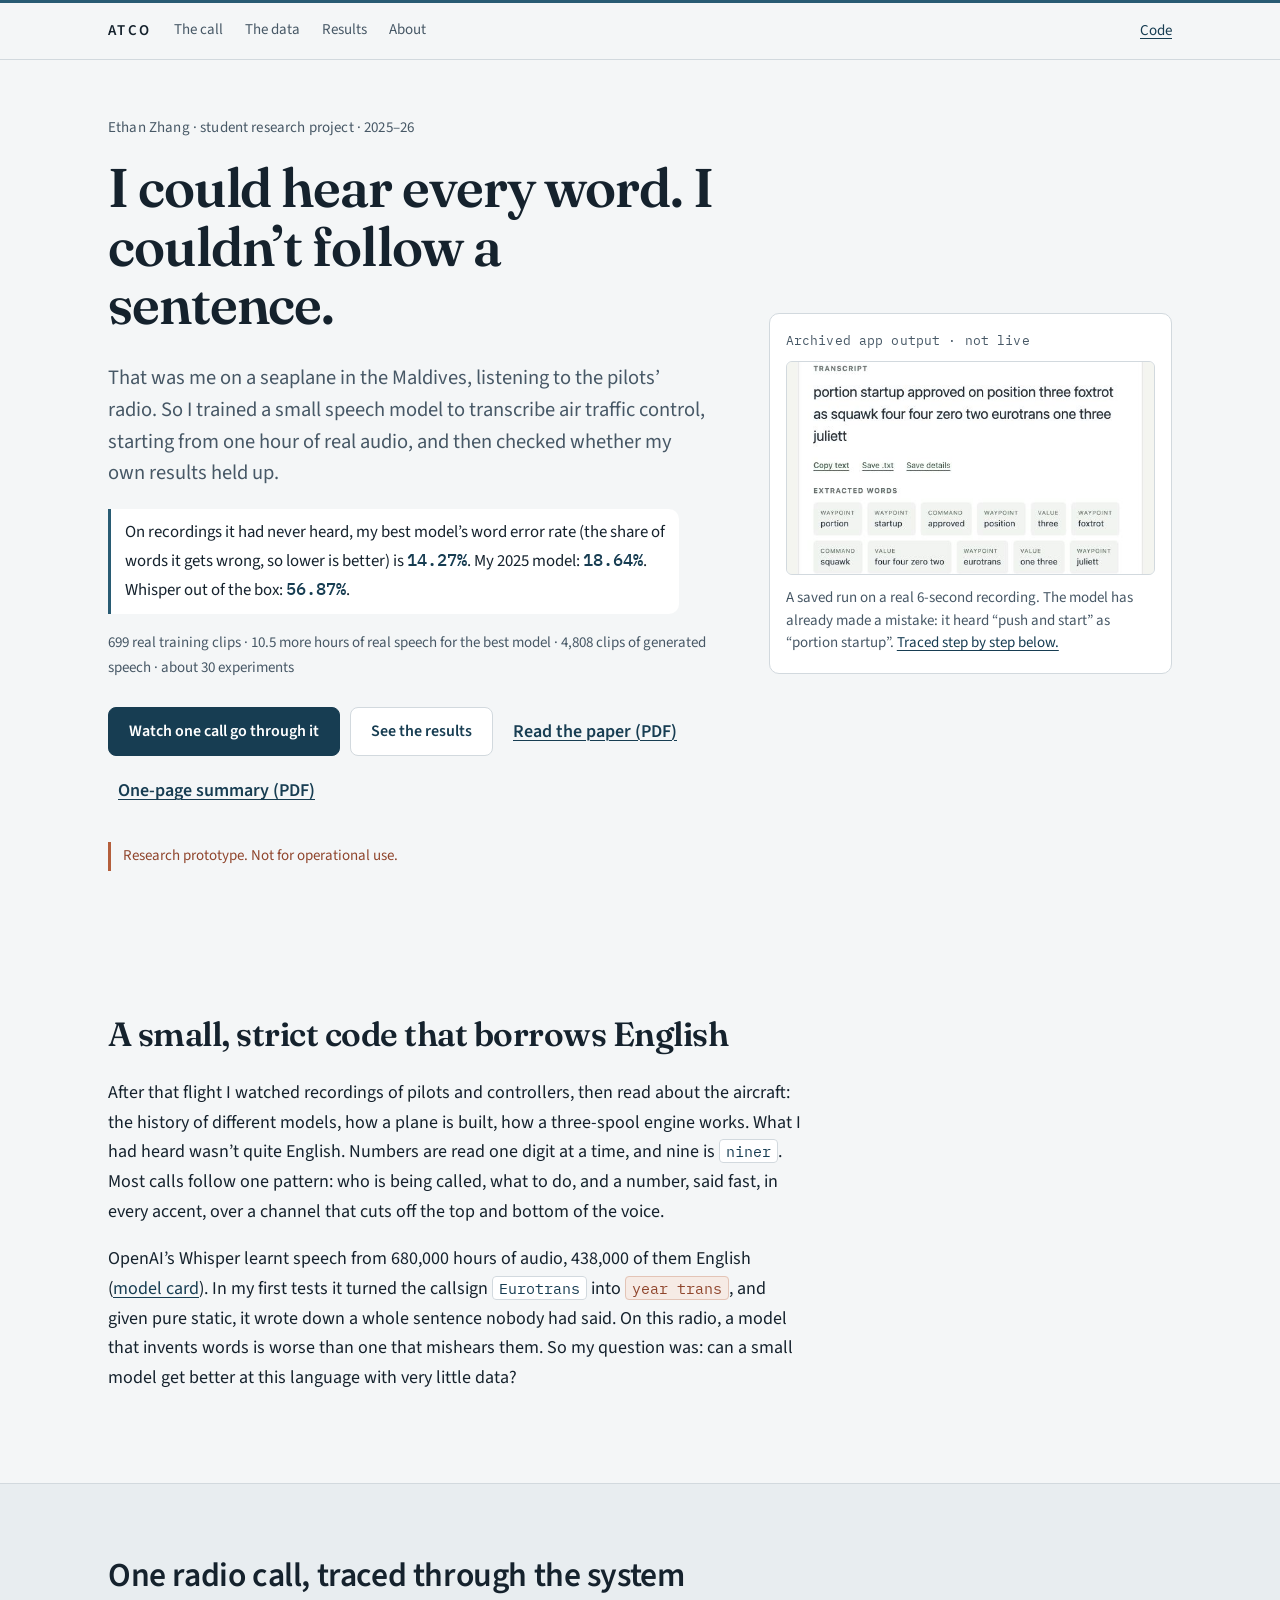
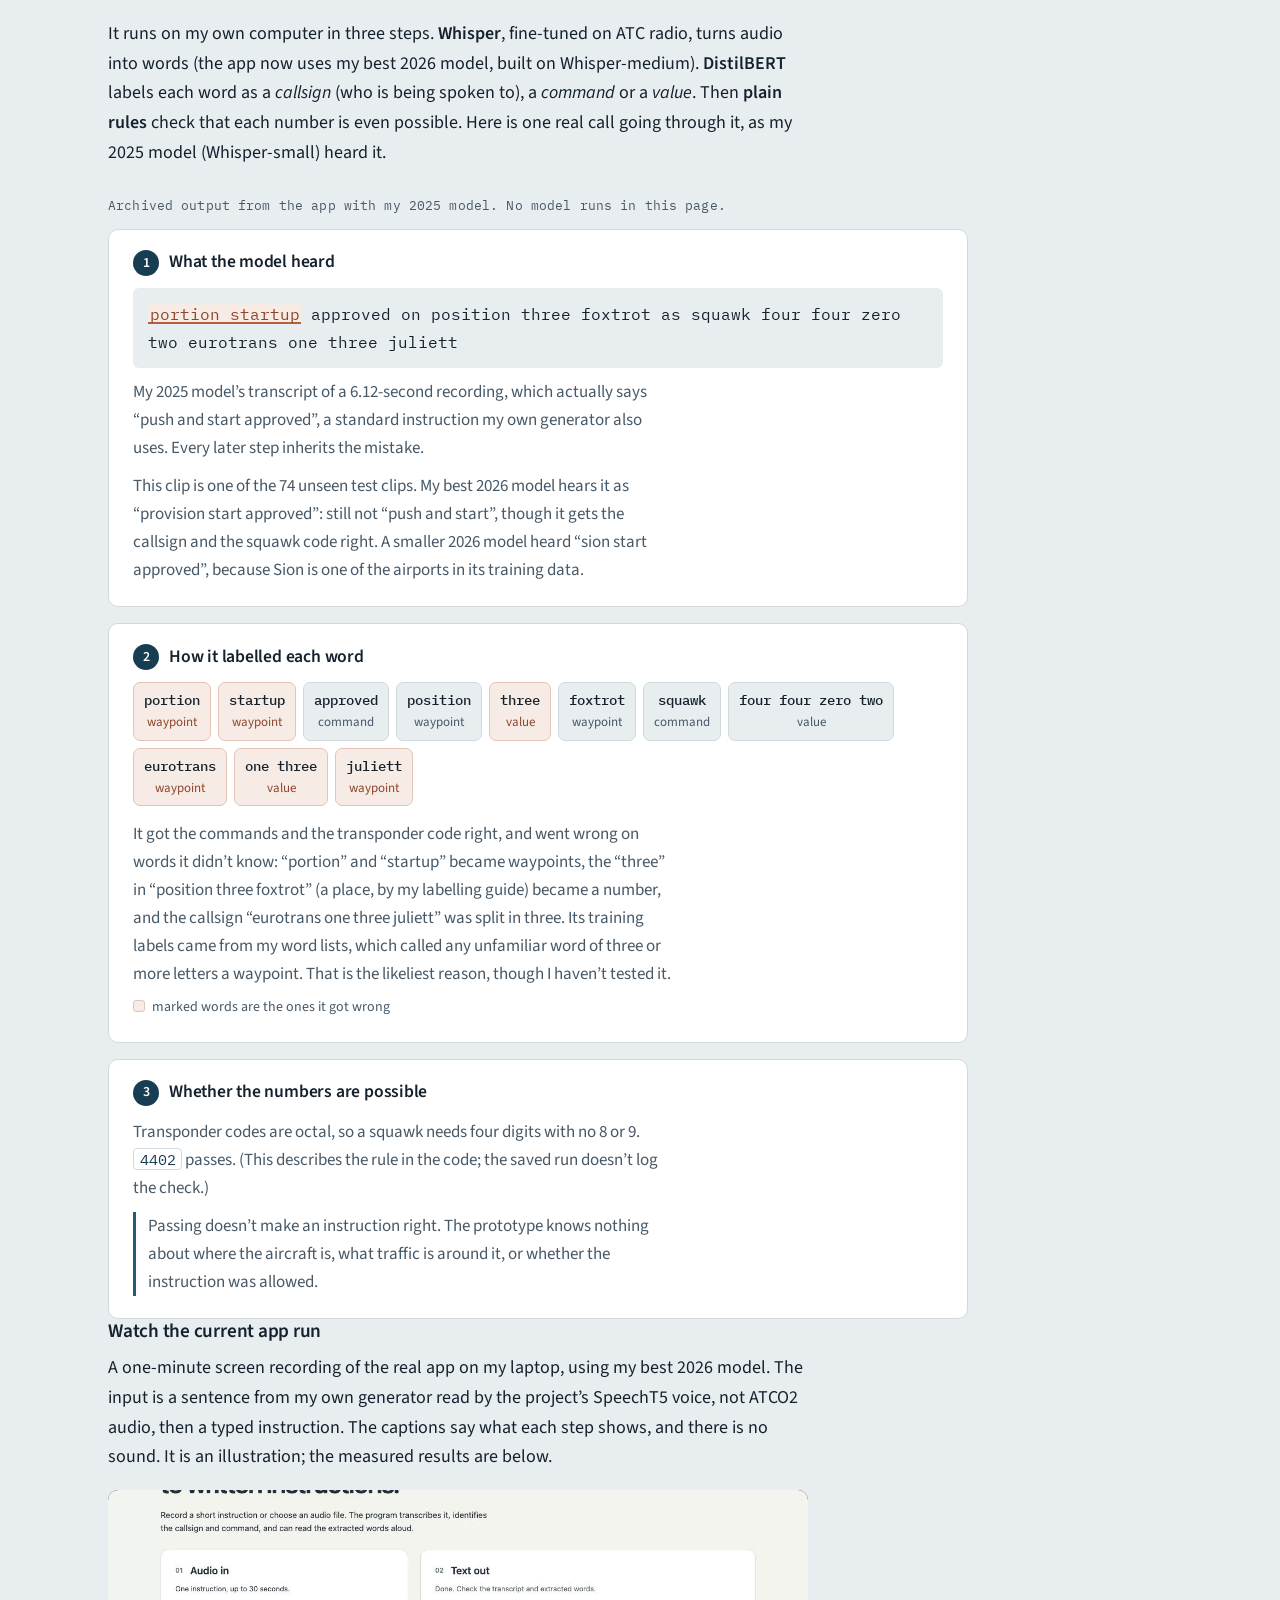
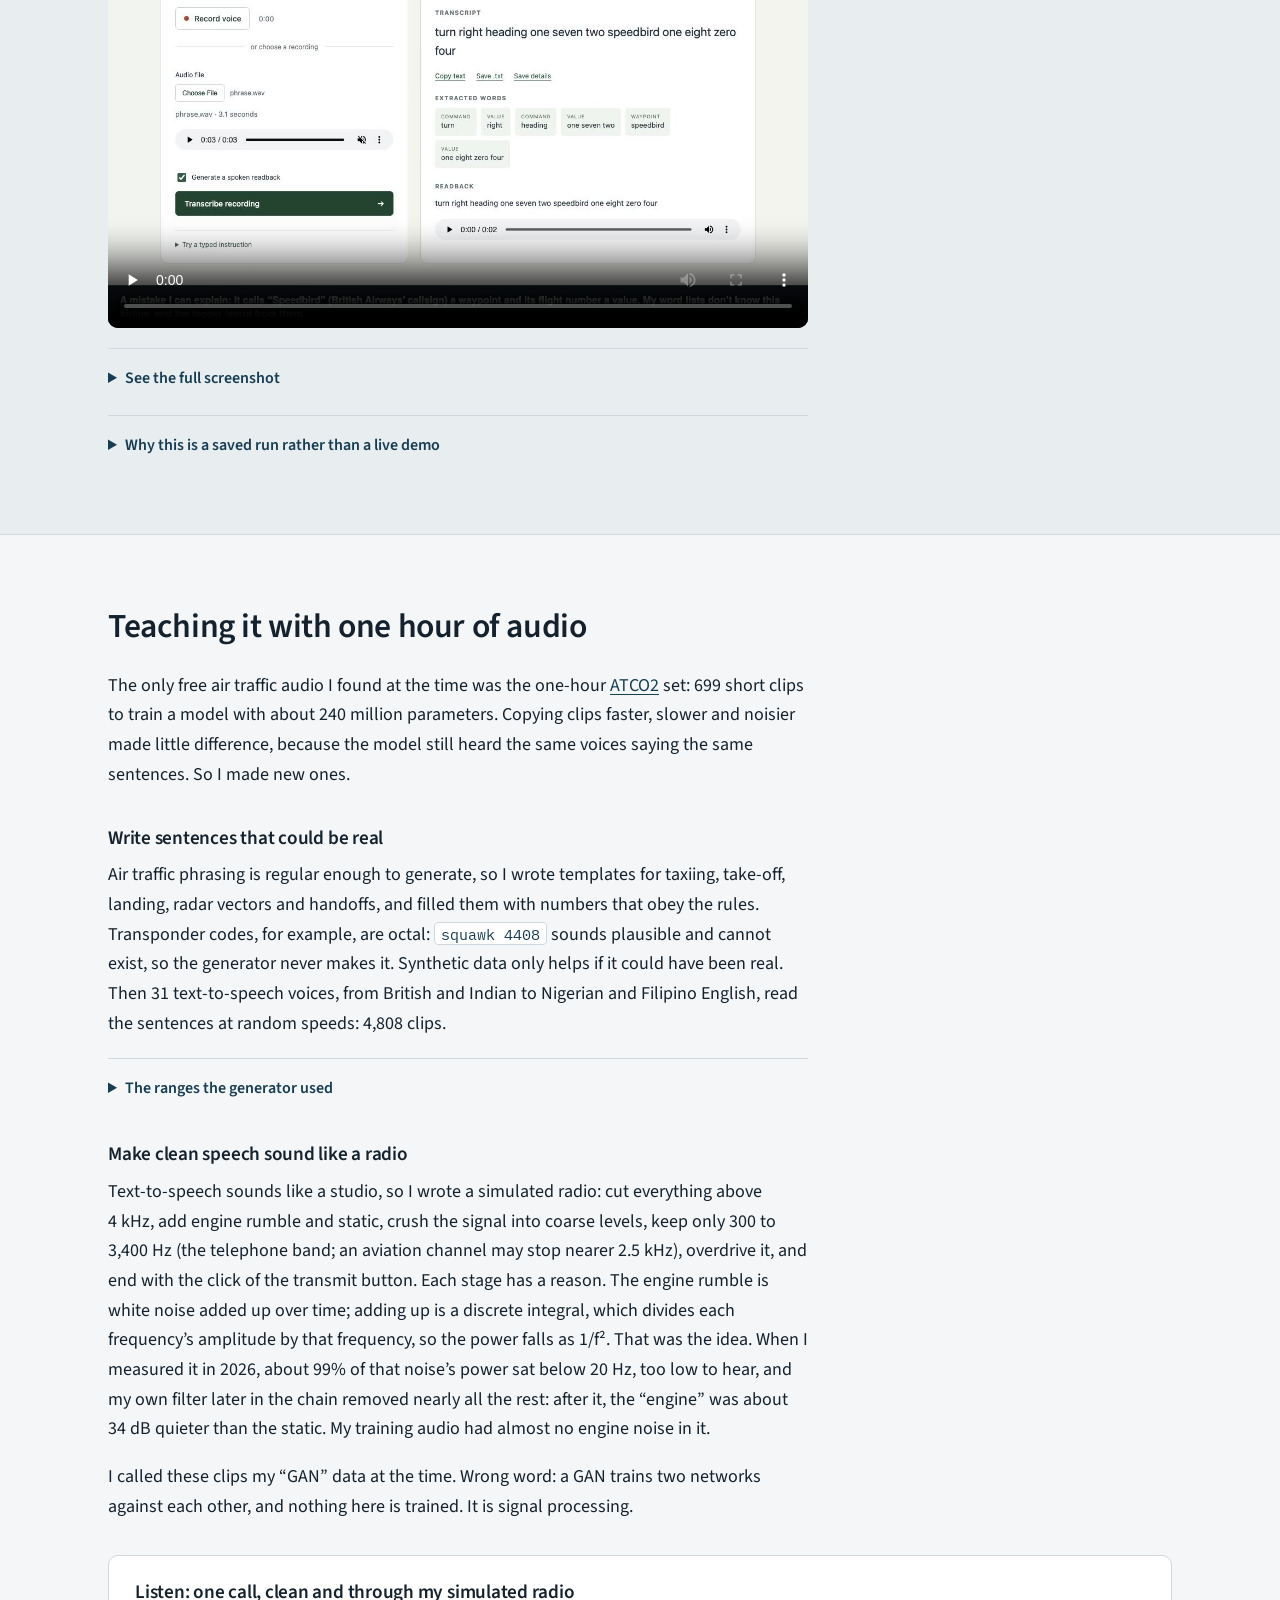
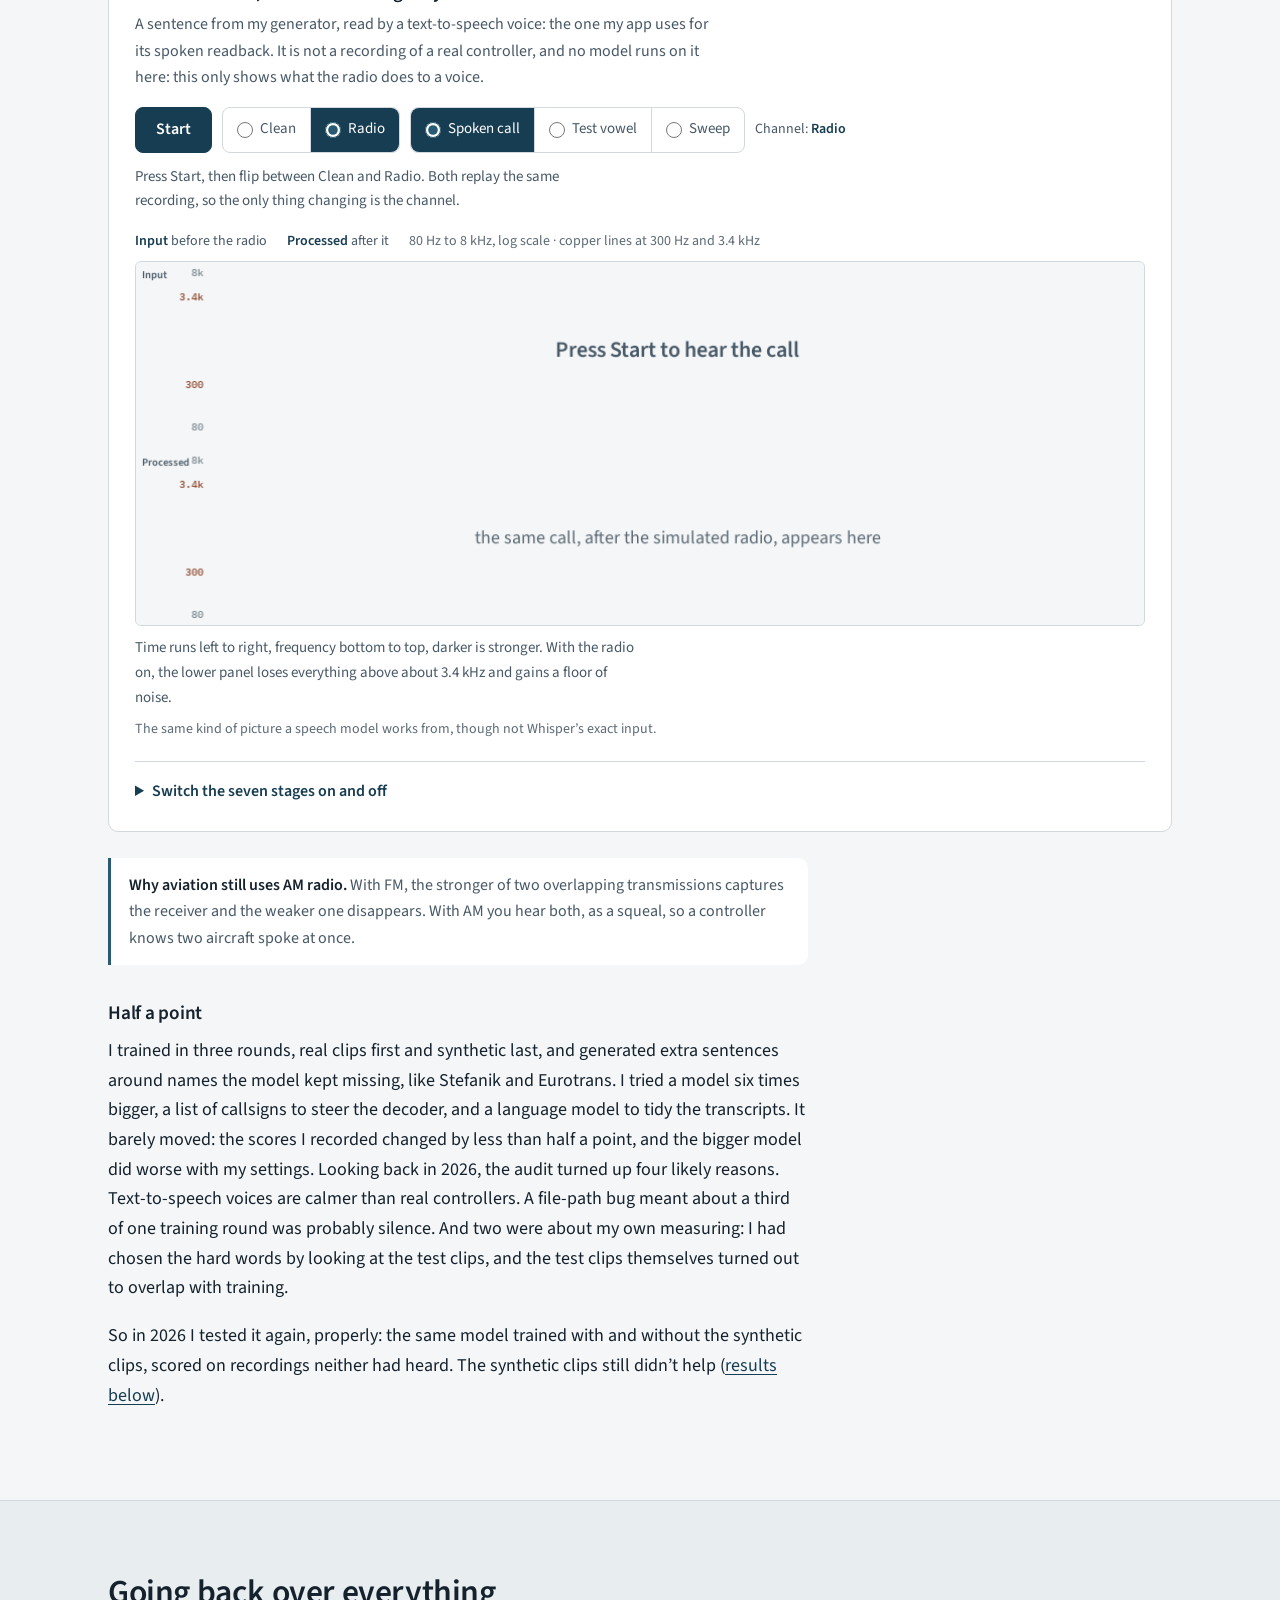
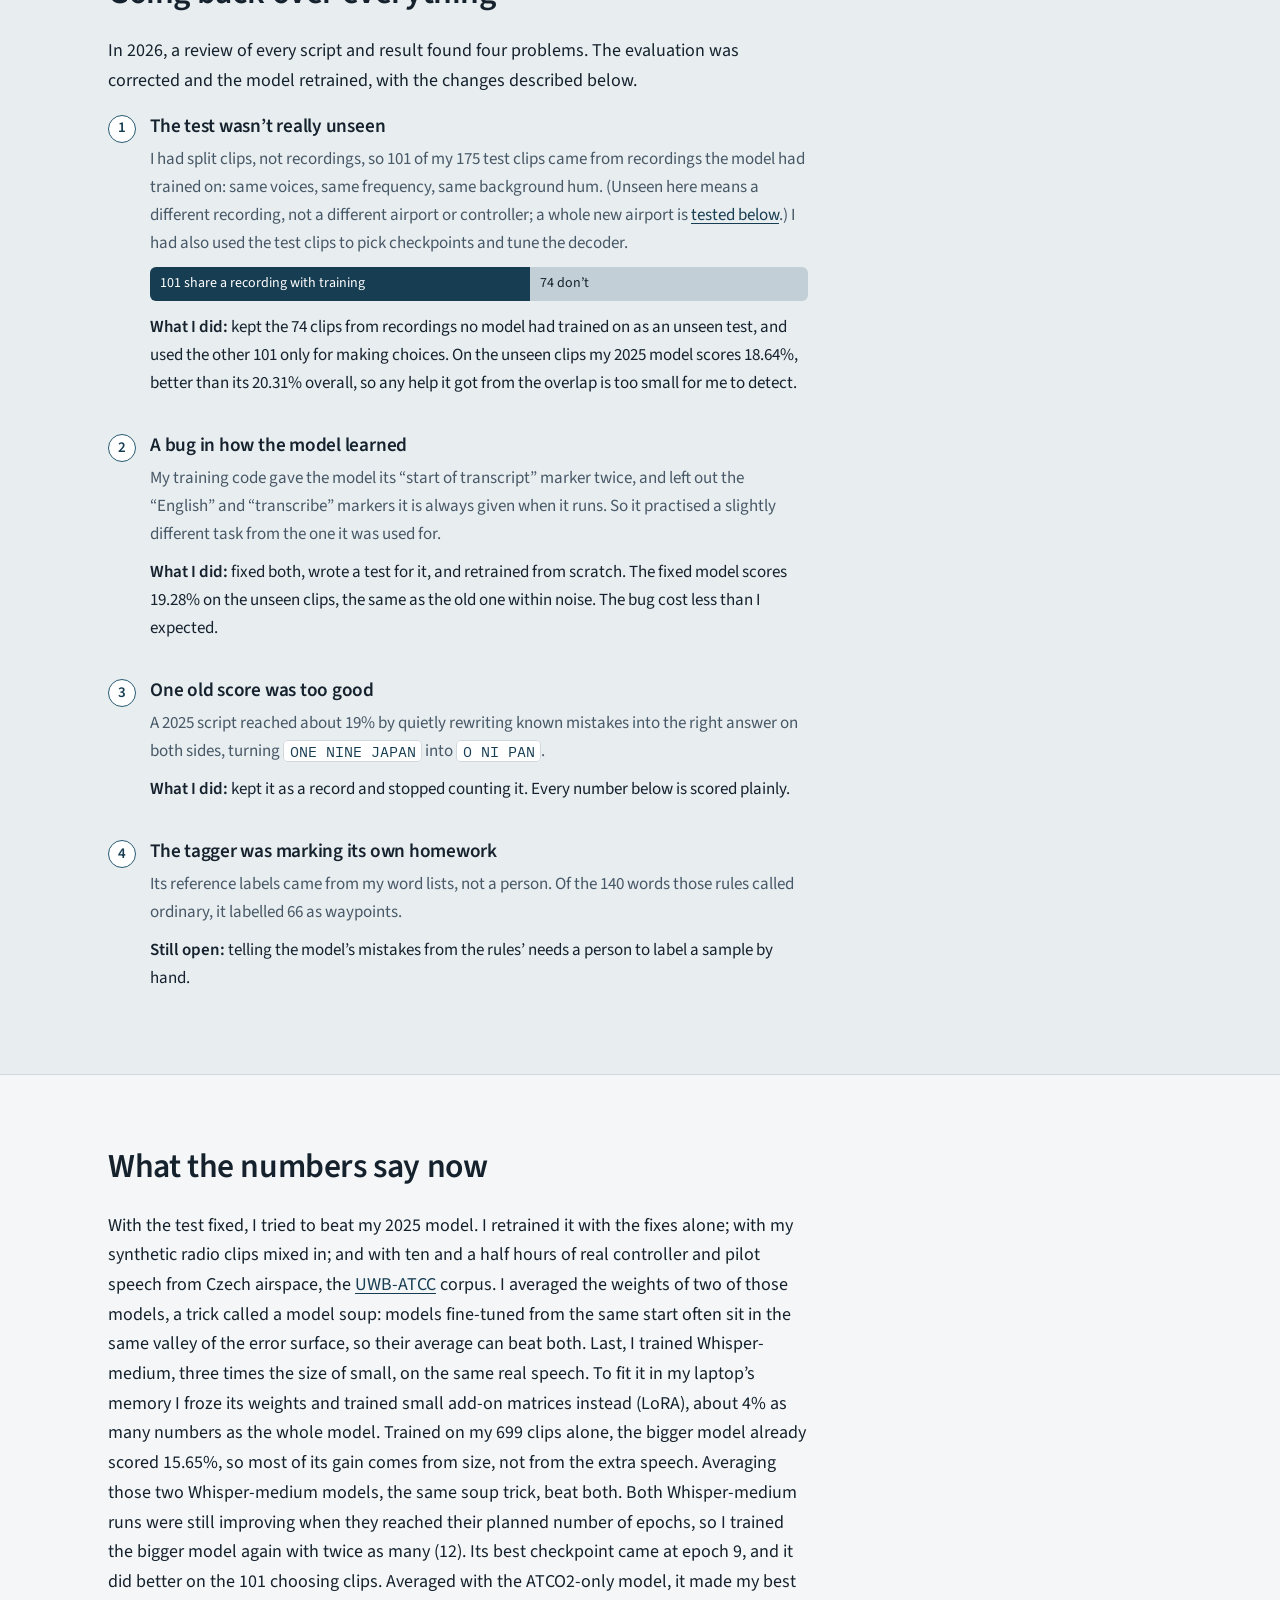
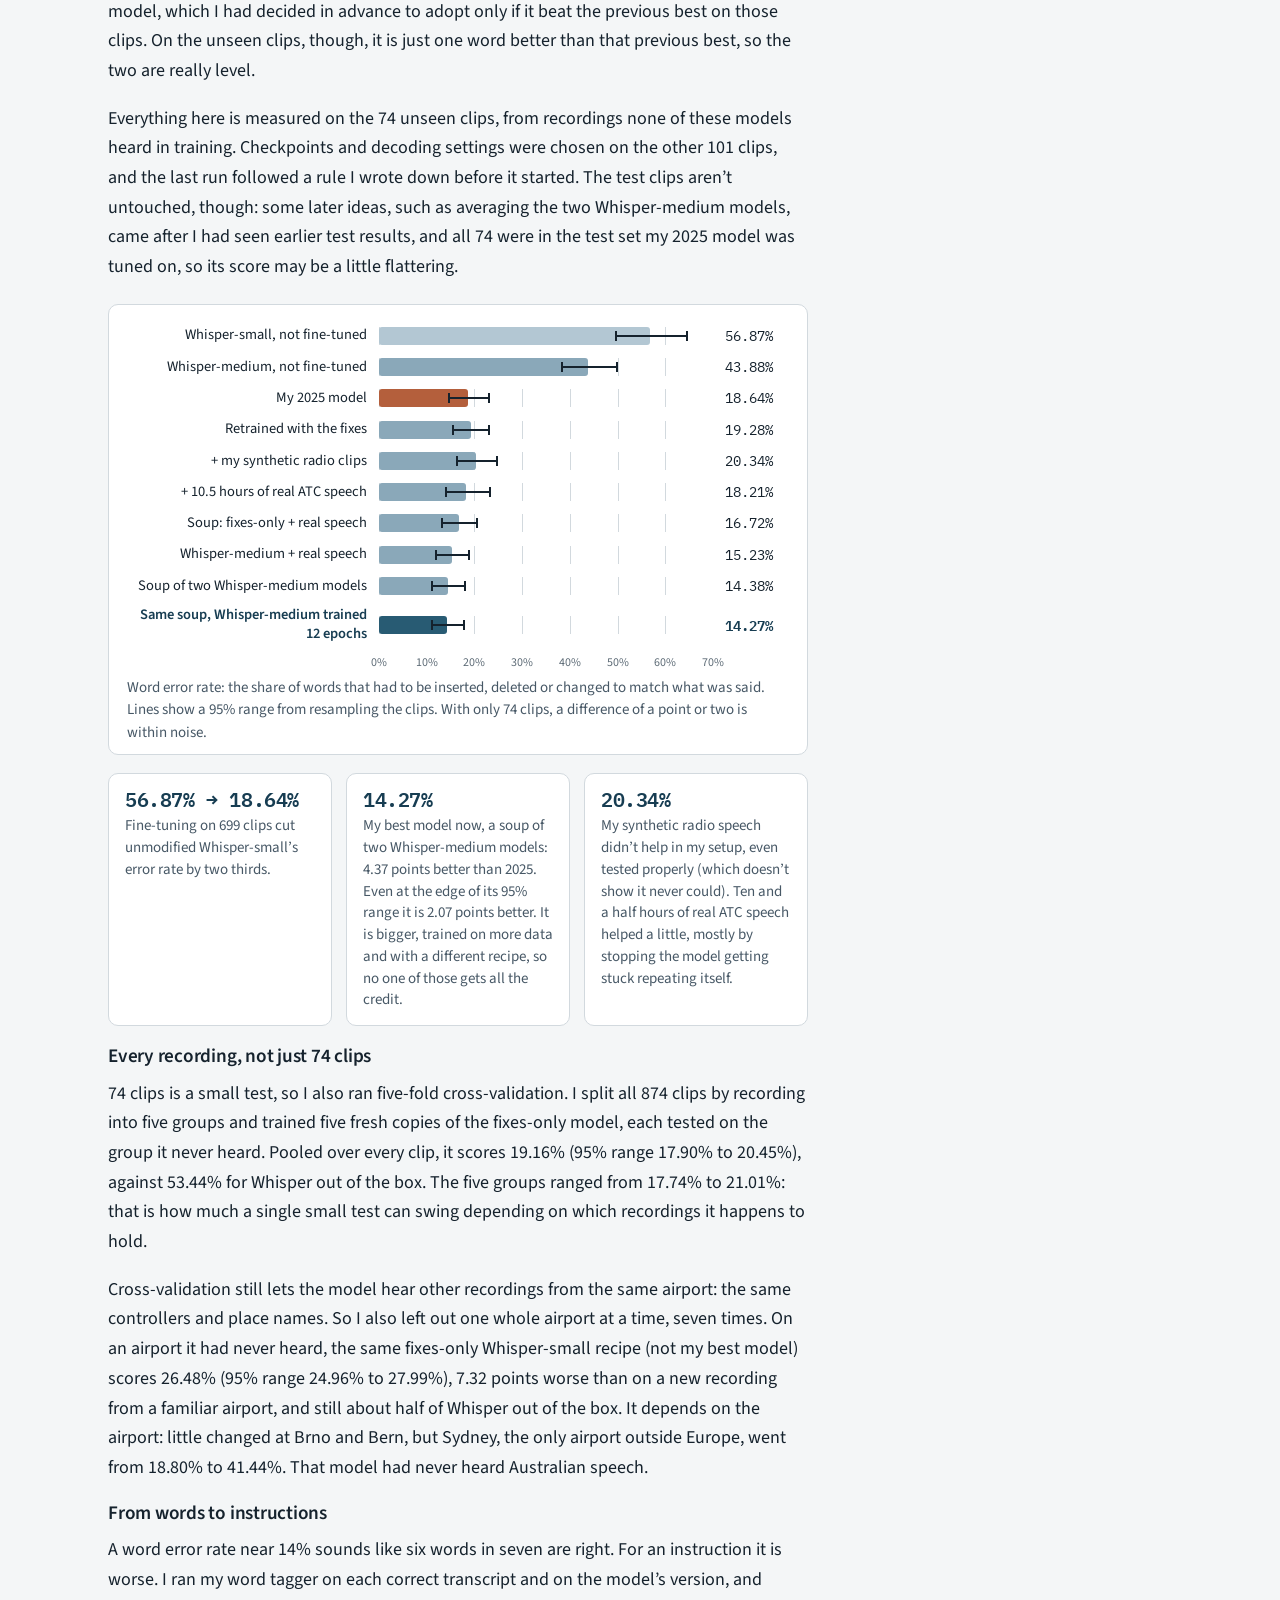
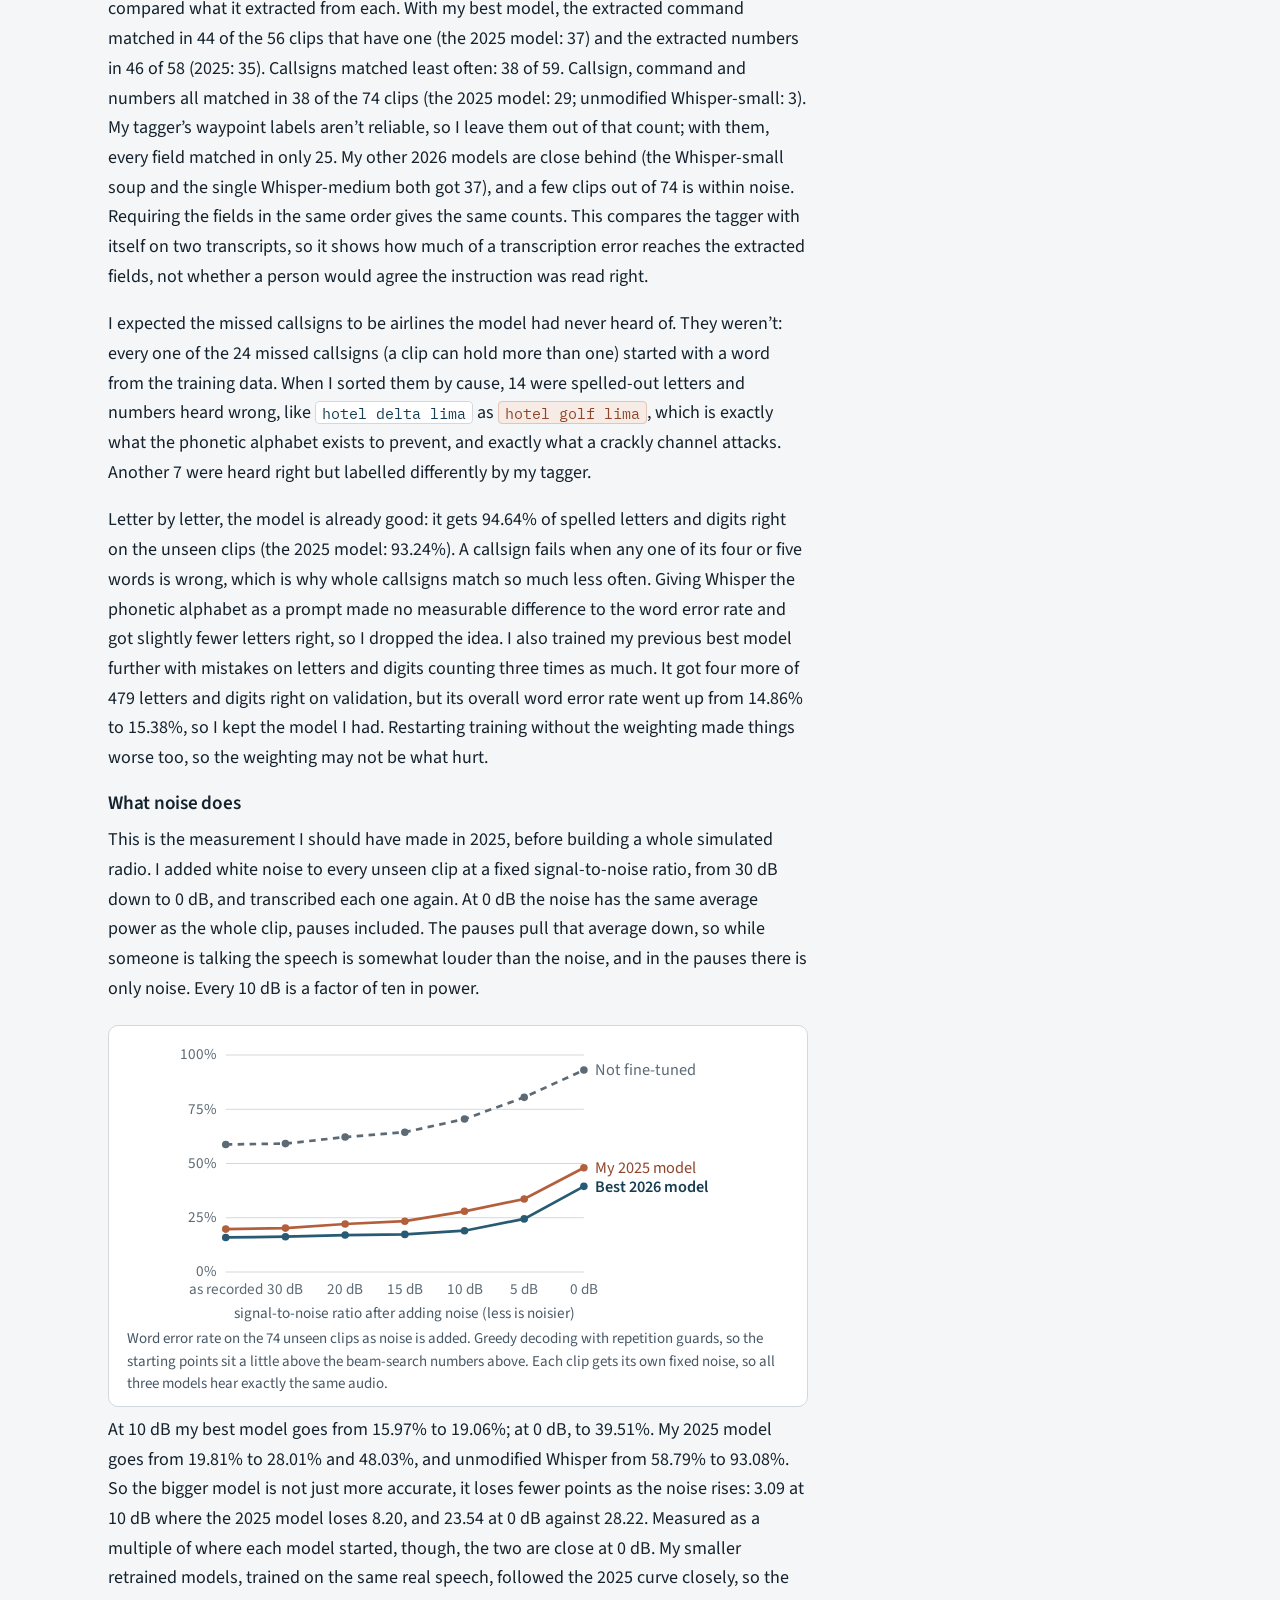
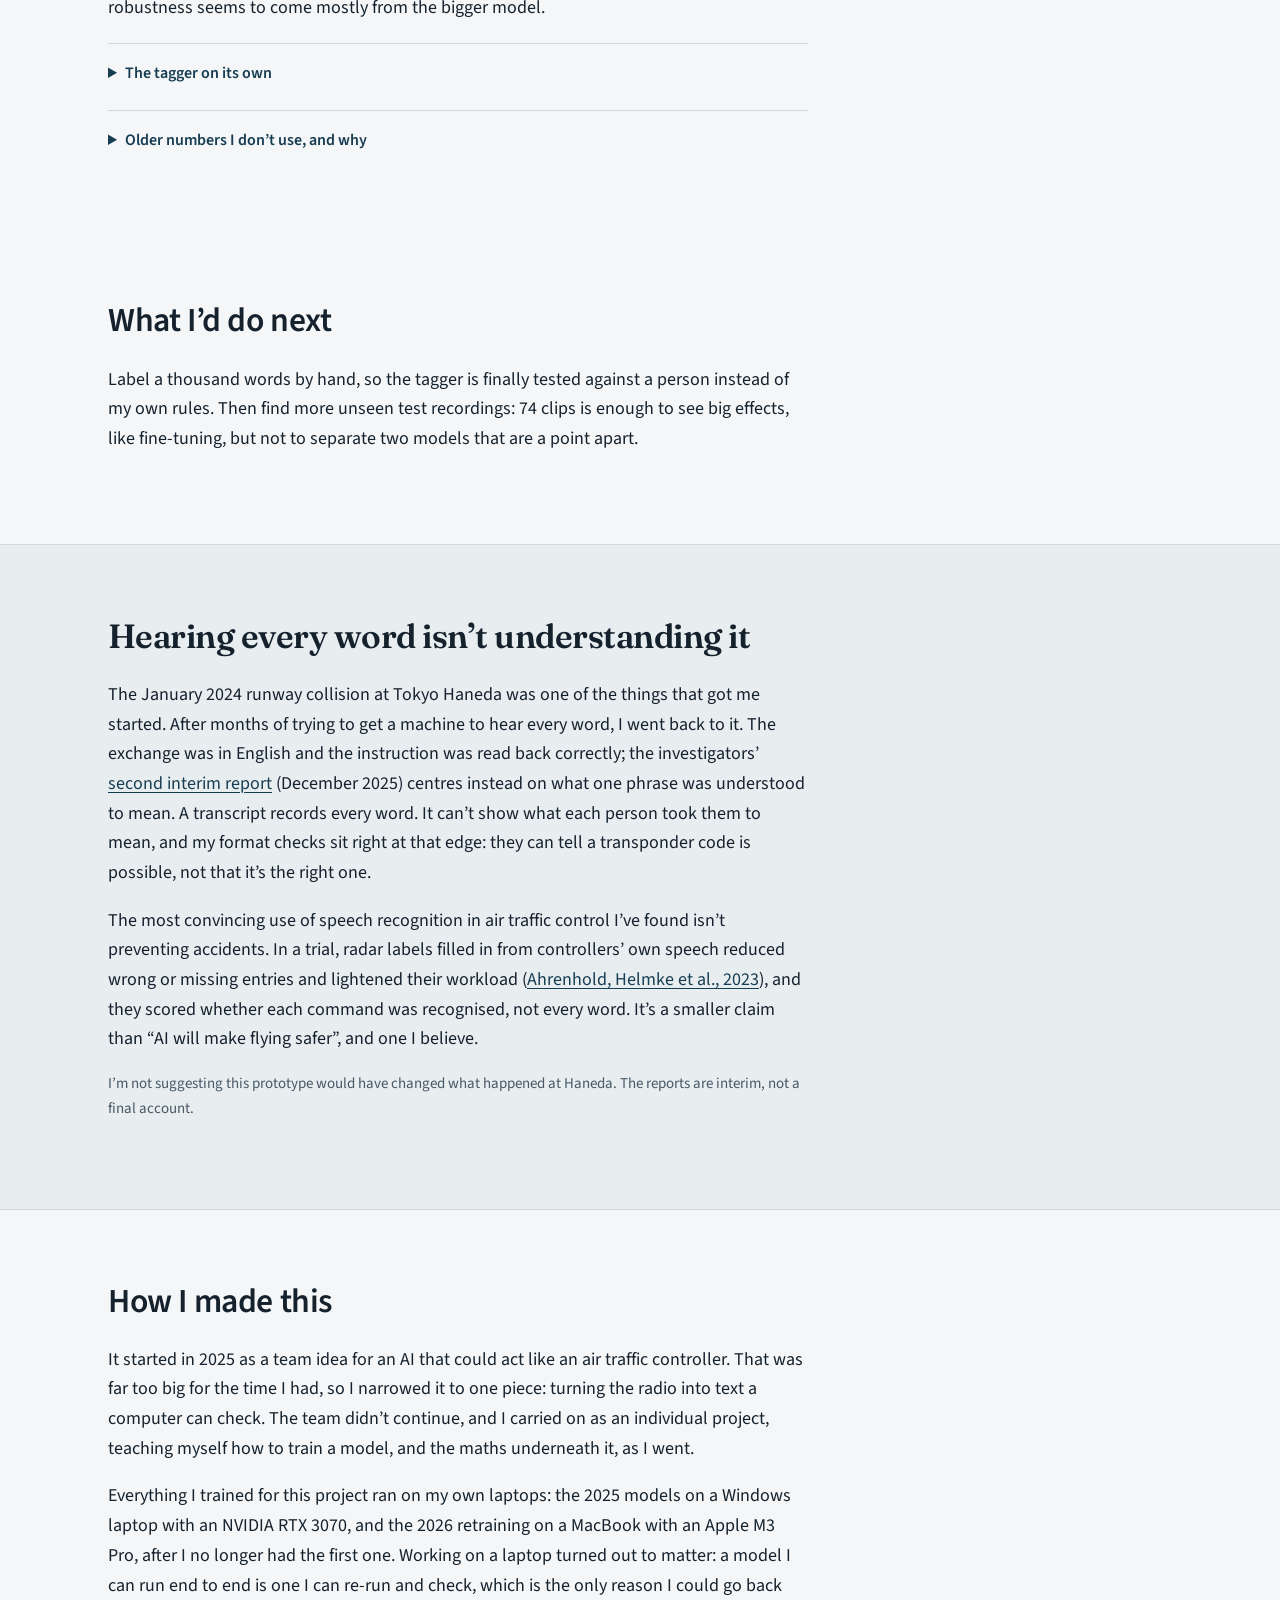
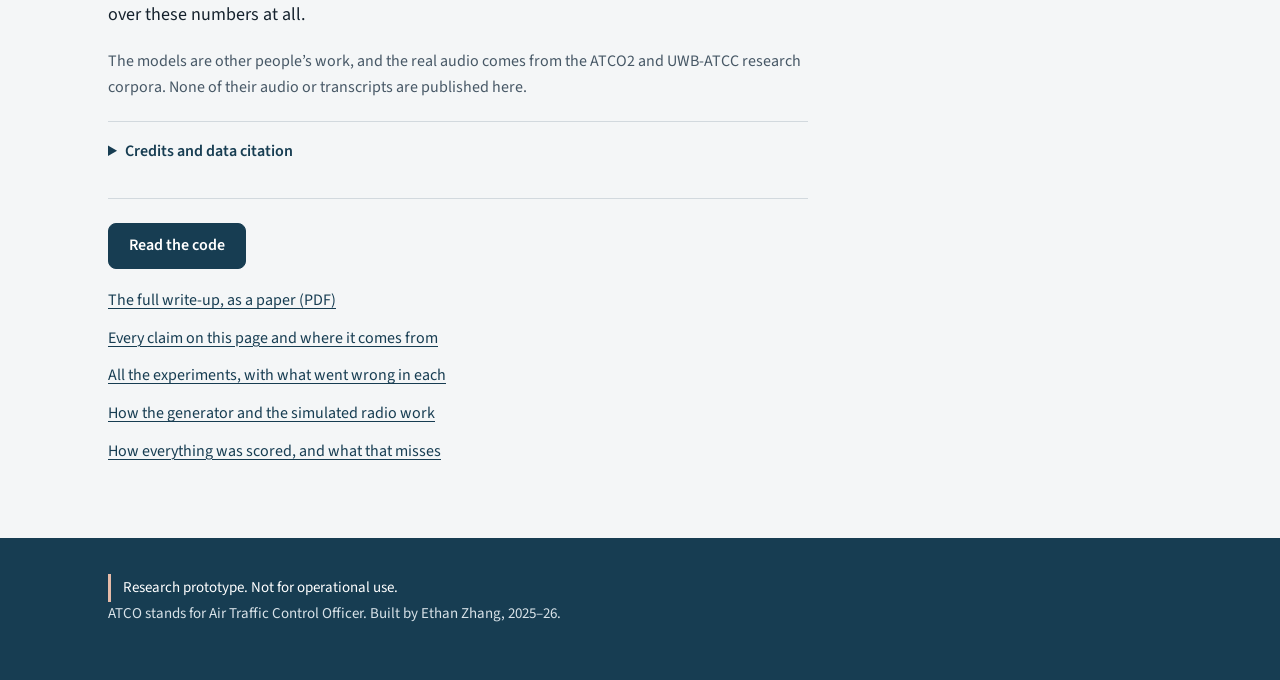
<file: site/index.html>
<!doctype html>
<html lang="en">
<head>
<meta charset="utf-8">
<meta name="viewport" content="width=device-width, initial-scale=1">
<title>ATCO: a small speech model for air traffic control radio · Ethan Zhang</title>
<meta name="description" content="A student research project by Ethan Zhang: a small speech model that transcribes air traffic control radio, the ideas he tried starting from one hour of real audio, and what an audit of his own results.">
<meta name="author" content="Ethan Zhang">
<meta name="theme-color" content="#F4F6F7">
<meta property="og:type" content="website">
<meta property="og:title" content="ATCO: a small speech model for air traffic control radio">
<meta property="og:description" content="Ethan Zhang's student research project: what he built, the ideas he tried starting from one hour of real audio, and what an audit of his own results found.">
<link rel="preconnect" href="https://fonts.googleapis.com">
<link rel="preconnect" href="https://fonts.gstatic.com" crossorigin>
<link href="https://fonts.googleapis.com/css2?family=Fraunces:opsz,wght@9..144,400;9..144,600&amp;family=Source+Sans+3:wght@400;600&amp;family=IBM+Plex+Mono:wght@400;500&amp;display=swap" rel="stylesheet">
<link rel="stylesheet" href="style.css">
<link rel="icon" href="data:image/svg+xml,<svg xmlns='http://www.w3.org/2000/svg' viewBox='0 0 32 32'><rect width='32' height='32' rx='7' fill='%23285B73'/><path d='M7 22h18M9 17.5h14M11 13h10' stroke='%23F4F6F7' stroke-width='2.2' stroke-linecap='round'/></svg>">
</head>
<body>
<!-- Every number on this page comes from a file in results/. The charts are drawn by
     site/tools/build_charts.py, and site/tools/check_evidence.py fails if anything disagrees. -->

<a class="skip" href="#main">Skip to content</a>

<header class="topbar">
  <div class="wrap site-header__inner">
    <a class="mark" href="#top">ATCO</a>
    <nav aria-label="Sections">
      <a href="#built" data-covers="built">The call</a>
      <a href="#data" data-covers="data">The data</a>
      <a href="#audit" data-covers="audit results next">Results</a>
      <a href="#credit" data-covers="credit">About</a>
    </nav>
    <a class="repo" href="https://github.com/Sineceptor/ATCO">Code</a>
  </div>
</header>

<main id="main">

<section id="top" class="hero">
  <div class="wrap herogrid">
    <div class="herocopy">
      <p class="eyebrow">Ethan Zhang &middot; student research project &middot; 2025&ndash;26</p>
      <h1>I could hear every word. I couldn&rsquo;t follow a sentence.</h1>
      <p class="lede">That was me on a seaplane in the Maldives, listening to the pilots&rsquo; radio. So I
        trained a small speech model to transcribe air traffic control, starting from one hour of real audio,
        and then checked whether my own results held up.</p>
      <p class="resultline">On recordings it had never heard, my best model&rsquo;s word error rate (the
        share of words it gets wrong, so lower is better) is <b>14.27%</b>. My 2025 model: <b>18.64%</b>.
        Whisper out of the box: <b>56.87%</b>.</p>
      <p class="scopeline">699 real training clips &middot; 10.5 more hours of real speech for the best model &middot; 4,808 clips of generated speech &middot; about 30 experiments</p>
      <p class="actions">
        <a class="btn" href="#built">Watch one call go through it</a>
        <a class="btn ghost" href="#results">See the results</a>
        <a class="paperlink" href="https://github.com/Sineceptor/ATCO/blob/main/paper/atco_paper.pdf">Read the paper (PDF)</a>
        <a class="paperlink" href="https://github.com/Sineceptor/ATCO/blob/main/paper/atco_summary.pdf">One-page summary (PDF)</a>
      </p>
      <p class="warnline">Research prototype. Not for operational use.</p>
    </div>

    <figure class="heroev">
      <p class="tag">Archived app output &middot; not live</p>
      <div class="evcrop">
        <img src="images/app-output.jpg" alt="Crop of a saved screenshot of the app: the transcript 'portion startup approved on position three foxtrot as squawk four four zero two eurotrans one three juliett', and below it the words it extracted, each with a label." width="569" height="777" loading="eager" decoding="async">
      </div>
      <figcaption>A saved run on a real 6-second recording. The model has already made a mistake:
        it heard <q>push and start</q> as <q>portion startup</q>.
        <a href="#built">Traced step by step below.</a></figcaption>
    </figure>
  </div>
</section>

<section id="why">
  <div class="wrap col">
    <h2 class="serif">A small, strict code that borrows English</h2>
    <p>After that flight I watched recordings of pilots and controllers, then read about the aircraft: the
      history of different models, how a plane is built, how a three-spool engine works. What I had heard
      wasn&rsquo;t quite English. Numbers are read one digit at a time, and nine is
      <span class="say">niner</span>. Most calls follow one pattern: who is being called, what to do, and
      a number, said fast, in every accent, over a channel that cuts off the top and bottom of the
      voice.</p>
    <p>OpenAI&rsquo;s Whisper learnt speech from 680,000 hours of audio, 438,000 of them English
      (<a href="https://huggingface.co/openai/whisper-small">model card</a>). In my first tests it turned
      the callsign <span class="say">Eurotrans</span> into <span class="say err">year trans</span>, and given
      pure static, it wrote down a whole sentence nobody had said. On this radio, a model that invents words
      is worse than one that mishears them. So my question was: can a small model get better at this
      language with very little data?</p>
  </div>
</section>

<section id="built" class="tint">
  <div class="wrap">
    <div class="col">
      <h2>One radio call, traced through the system</h2>
      <p>It runs on my own computer in three steps. <strong>Whisper</strong>, fine-tuned on ATC radio,
        turns audio into words (the app now uses my best 2026 model, built on Whisper-medium). <strong>DistilBERT</strong> labels each word as a
        <em>callsign</em> (who is being spoken to), a <em>command</em> or a <em>value</em>. Then
        <strong>plain rules</strong> check that each number is even possible. Here is one real call going
        through it, as my 2025 model (Whisper-small) heard it.</p>
    </div>

    <p class="tag wide">Archived output from the app with my 2025 model. No model runs in this page.</p>
    <ol class="trace">
      <li>
        <h3><span class="step">1</span> What the model heard</h3>
        <p class="tx"><mark class="miss">portion startup</mark> approved on position three foxtrot as
          squawk four four zero two eurotrans one three juliett</p>
        <p>My 2025 model&rsquo;s transcript of a 6.12-second recording, which actually says <q>push and start
          approved</q>, a standard instruction my own generator also uses. Every later step inherits the
          mistake.</p>
        <p class="note">This clip is one of the 74 unseen test clips. My best 2026 model hears it as
          <q>provision start approved</q>: still not <q>push and start</q>, though it gets the callsign and
          the squawk code right. A smaller 2026 model
          heard <q>sion start approved</q>, because Sion is one of the airports in its training data.</p>
      </li>
      <li>
        <h3><span class="step">2</span> How it labelled each word</h3>
        <ul class="chips" aria-label="Words and the labels DistilBERT gave them">
          <li class="bad"><b>portion</b><span>waypoint</span></li>
          <li class="bad"><b>startup</b><span>waypoint</span></li>
          <li><b>approved</b><span>command</span></li>
          <li><b>position</b><span>waypoint</span></li>
          <li class="bad"><b>three</b><span>value</span></li>
          <li><b>foxtrot</b><span>waypoint</span></li>
          <li><b>squawk</b><span>command</span></li>
          <li><b>four four zero two</b><span>value</span></li>
          <li class="bad"><b>eurotrans</b><span>waypoint</span></li>
          <li class="bad"><b>one three</b><span>value</span></li>
          <li class="bad"><b>juliett</b><span>waypoint</span></li>
        </ul>
        <p>It got the commands and the transponder code right, and went wrong on words it didn&rsquo;t know:
          <q>portion</q> and <q>startup</q> became waypoints, the <q>three</q> in <q>position three foxtrot</q>
          (a place, by my labelling guide) became a number, and the callsign
          <q>eurotrans one three juliett</q> was split in three. Its training labels came from my word lists,
          which called any unfamiliar word of three or more letters a waypoint. That is the likeliest reason,
          though I haven&rsquo;t tested it.
          <span class="legend"><span class="key bad"></span> marked words are the ones it got wrong</span></p>
      </li>
      <li>
        <h3><span class="step">3</span> Whether the numbers are possible</h3>
        <p>Transponder codes are octal, so a squawk needs four digits with no 8 or 9.
          <span class="say ok">4402</span> passes. (This describes the rule in the code; the saved run
          doesn&rsquo;t log the check.)</p>
        <p class="limit">Passing doesn&rsquo;t make an instruction right. The prototype knows nothing about
          where the aircraft is, what traffic is around it, or whether the instruction was allowed.</p>
      </li>
    </ol>

    <div class="col">
      <h3>Watch the current app run</h3>
      <p>A one-minute screen recording of the real app on my laptop, using my best 2026 model. The input is
        a sentence from my own generator read by the project&rsquo;s SpeechT5 voice, not ATCO2 audio, then a
        typed instruction. The captions say what each step shows, and there is no sound. It is an
        illustration; the measured results are below.</p>
      <video class="demo" controls preload="none" playsinline width="1280" height="800"
        poster="demo/atco-demo-poster.jpg" aria-label="Screen recording of the ATCO app transcribing a
        generated radio call and checking a typed instruction">
        <source src="demo/atco-demo.mp4" type="video/mp4">
        <a href="demo/atco-demo.mp4">Download the screen recording (MP4, 66 seconds)</a>
      </video>
      <details class="more">
        <summary>See the full screenshot</summary>
        <img class="fullshot" src="images/app-output.jpg" alt="The full saved screenshot of the app's output page: transcript, extracted words with labels, and a spoken readback player." width="569" height="777" loading="lazy" decoding="async">
      </details>
      <details class="more">
        <summary>Why this is a saved run rather than a live demo</summary>
        <p>A live version would play real audio beside the model&rsquo;s outputs. The model files are
          several gigabytes and run on my own machine, not in a browser, so this page shows a run I saved
          from the app instead of inventing one. A replay with audio needs a recording I have the right to
          publish; I haven&rsquo;t made that yet.</p>
      </details>
    </div>
  </div>
</section>

<section id="data">
  <div class="wrap">
    <div class="col">
      <h2>Teaching it with one hour of audio</h2>
      <p>The only free air traffic audio I found at the time was the one-hour
        <a href="https://www.atco2.org/data">ATCO2</a> set: 699 short clips to train a model with about 240
        million parameters. Copying clips faster, slower and noisier made little difference, because the
        model still heard the same voices saying the same sentences. So I made new ones.</p>

      <h3 class="idea">Write sentences that could be real</h3>
      <p>Air traffic phrasing is regular enough to generate, so I wrote templates for taxiing, take-off,
        landing, radar vectors and handoffs, and filled them with numbers that obey the rules. Transponder
        codes, for example, are octal: <span class="say">squawk 4408</span> sounds plausible and cannot
        exist, so the generator never makes it. Synthetic data only helps if it could have been real. Then 31
        text-to-speech voices, from British and Indian to Nigerian and Filipino English, read the sentences
        at random speeds: 4,808 clips.</p>
      <details class="more">
        <summary>The ranges the generator used</summary>
        <p>Only the first three are real format rules. The rest are intervals I chose, not rules of
          aviation, and the app&rsquo;s own checker uses much wider limits.</p>
        <table class="rules">
          <caption class="sr-only">Ranges used by the synthetic-data generator</caption>
          <tbody>
            <tr><th scope="row">Squawk</th><td>four digits, 0 to 7 only<span class="why">Transponder codes are octal.</span></td></tr>
            <tr><th scope="row">Heading</th><td>001 to 360, three digits, read digit by digit<span class="why">A compass heading, said the way controllers say it.</span></td></tr>
            <tr><th scope="row">Frequency</th><td>118 to 136&nbsp;MHz plus a decimal<span class="why">Inside the aviation voice band.</span></td></tr>
            <tr><th scope="row">Flight level</th><td>FL060 to FL430, any whole number, so odd levels like FL347 come out too<span class="why">My choice. Levels outside it exist, and real ones are mostly in tens.</span></td></tr>
            <tr><th scope="row">Speed</th><td>160 to 310 knots, in tens<span class="why">My choice.</span></td></tr>
            <tr><th scope="row">Wind</th><td>any direction, 3 to 25 knots<span class="why">My choice.</span></td></tr>
          </tbody>
        </table>
      </details>

      <h3 class="idea">Make clean speech sound like a radio</h3>
      <p>Text-to-speech sounds like a studio, so I wrote a simulated radio: cut everything above
        4&nbsp;kHz, add engine rumble and static, crush the signal into coarse levels, keep only 300 to
        3,400&nbsp;Hz (the telephone band; an aviation channel may stop nearer 2.5&nbsp;kHz), overdrive it, and end with the click of the transmit button.
        Each stage has a reason. The engine rumble is white noise added up over time; adding up is a discrete
        integral, which divides each frequency&rsquo;s amplitude by that frequency, so the power falls as
        1/f&sup2;. That was the idea. When I measured it in 2026, about 99% of that noise&rsquo;s power sat
        below 20&nbsp;Hz, too low to hear, and my own filter later in the chain removed nearly all the rest:
        after it, the <q>engine</q> was about 34&nbsp;dB quieter than the static. My training audio had
        almost no engine noise in it.</p>
      <p>I called these clips my <q>GAN</q> data at the time. Wrong word: a GAN trains two networks against
        each other, and nothing here is trained. It is signal processing.</p>
    </div>

    <div class="lab" id="chain">
      <div class="labhead">
        <h3>Listen: one call, clean and through my simulated radio</h3>
        <p>A sentence from my generator, read by a text-to-speech voice: the one my app uses for its spoken
          readback. It is not a recording of a real
          controller, and no model runs on it here: this only shows what the radio does to a voice.</p>
      </div>
      <div class="demo" id="demo">
        <div class="demo-ctl">
          <button type="button" id="play" class="btn">Start</button>
          <fieldset class="seg">
            <legend class="sr-only">Channel</legend>
            <label><input type="radio" name="preset" value="clean"> Clean</label>
            <label><input type="radio" name="preset" value="radio" checked> Radio</label>
          </fieldset>
          <fieldset class="seg seg-src">
            <legend class="sr-only">Sound source</legend>
            <label><input type="radio" name="src" value="phrase" checked> Spoken call</label>
            <label><input type="radio" name="src" value="voice"> Test vowel</label>
            <label><input type="radio" name="src" value="sweep"> Sweep</label>
          </fieldset>
          <p class="presetstate">Channel: <span id="presetstate" data-state="radio">Radio</span></p>
        </div>
        <audio id="phrase" src="audio/phrase.m4a" loop preload="none"></audio>
        <p class="srcstate" id="srcstate" role="status" hidden></p>
        <p class="hint" id="hint" role="status">Press Start, then flip between Clean and Radio. Both replay
          the same recording, so the only thing changing is the channel.</p>

        <figure class="spectro">
          <div class="scopelabels" aria-hidden="true">
            <span><b>Input</b> before the radio</span>
            <span><b>Processed</b> after it</span>
            <span class="freqkey">80&nbsp;Hz to 8&nbsp;kHz, log scale &middot; copper lines at 300&nbsp;Hz and 3.4&nbsp;kHz</span>
          </div>
          <canvas id="canvas" width="1000" height="360" role="img" aria-label="Two scrolling spectrograms: the input above and the processed signal below. Darker means a stronger frequency. With the radio on, the processed panel loses everything above about 3.4 kilohertz and gains a noise floor."></canvas>
          <p class="scopefall" id="scopefall">Time runs left to right, frequency bottom to top, darker is
            stronger. With the radio on, the lower panel loses everything above about 3.4&nbsp;kHz and gains a
            floor of noise.</p>
          <figcaption>The same kind of picture a speech model works from, though not Whisper&rsquo;s exact
            input.</figcaption>
        </figure>

        <details class="more" id="stages-detail">
          <summary>Switch the seven stages on and off</summary>
          <p class="note">In the order my Python script applies them. The browser version approximates it,
            and says where.</p>
          <ol class="stages">
            <li><label><input type="checkbox" id="s-band" checked> <b>Band-limiting</b></label>
              <p>Throws away everything above 4&nbsp;kHz. <em>The Python version resamples to 8&nbsp;kHz and
                back; the browser uses low-pass filters at 4&nbsp;kHz, which is similar but not identical.</em></p></li>
            <li><label><input type="checkbox" id="s-brown" checked> <b>Engine noise</b></label>
              <p>White noise summed over time, so its power falls as 1/f&sup2;. Most of it is below 20&nbsp;Hz,
                and the voice-band filter below removes nearly all the rest, so turn that filter off to hear
                it.</p></li>
            <li><label><input type="checkbox" id="s-white" checked> <b>Static</b></label>
              <p>Receiver hiss with a flat spectrum. This is the kind of noise early Whisper wrote whole
                sentences out of.</p></li>
            <li><label><input type="checkbox" id="s-mulaw" checked> <b>&micro;-law companding</b></label>
              <p>Squashes the signal into coarse steps and back, which adds grit. <em>My code rounds to steps
                of 1/128 over a signed range, which gives 257 possible values, not 128.</em> Real airband
                radio is analogue AM and has no such stage. I borrowed it from telephones, and it is the part
                of the chain I would defend least.</p></li>
            <li><label><input type="checkbox" id="s-bp" checked> <b>Voice-band filter</b></label>
              <p>Keeps only 300 to 3,400&nbsp;Hz, the telephone band. ICAO&rsquo;s guidance for the newer
                8.33&nbsp;kHz aviation channels assumes about 2,500&nbsp;Hz of audio, so a real channel may cut
                off lower. <em>The browser stacks two
                second-order filters on each edge; I haven&rsquo;t checked that this exactly matches the
                Python filter.</em></p></li>
            <li><label><input type="checkbox" id="s-clip" checked> <b>Overdrive</b></label>
              <p>Amplifies and flattens the peaks, like a microphone held too close. Clipping creates
                frequencies that weren&rsquo;t in the original.</p></li>
            <li><label><input type="checkbox" id="s-sq" checked> <b>Squelch tail</b></label>
              <p>A short burst of noise, the click when the transmit button is let go.
                <button type="button" id="squelch" class="btn ghost small">Play one</button></p></li>
          </ol>
          <div class="micbox">
            <h4>Try your own voice</h4>
            <p>Your audio stays in this page. Nothing is recorded, saved or sent, and you won&rsquo;t hear
              yourself unless you tick the box, so it can&rsquo;t feed back.</p>
            <p>
              <button type="button" id="micbtn" class="btn ghost">Use microphone</button>
              <button type="button" id="micstop" class="btn ghost" hidden>Stop microphone</button>
            </p>
            <label class="mon" id="monwrap" hidden><input type="checkbox" id="monitor"> Hear it (use headphones)</label>
            <p class="micstate" id="micstate" role="status"></p>
          </div>
          <p class="note">The noise levels are set by ear, not calibrated, so no signal-to-noise ratio is
            shown. <b>Clean</b> opens each filter up to the edges of the audio range rather than removing it,
            so it is close to a bypass but not exactly one. The test vowel and sweep are generated fresh each
            time, so only the spoken call gives a fair before-and-after.</p>
        </details>
        <noscript><p class="note">This part needs JavaScript. Everything it demonstrates is described in the
          paragraph above.</p></noscript>
      </div>
    </div>

    <div class="col">
      <aside class="aside">
        <p><b>Why aviation still uses AM radio.</b> With FM, the stronger of two overlapping transmissions
          captures the receiver and the weaker one disappears. With AM you hear both, as a squeal, so a
          controller knows two aircraft spoke at once.</p>
      </aside>

      <h3 class="idea">Half a point</h3>
      <p>I trained in three rounds, real clips first and synthetic last, and generated extra sentences around
        names the model kept missing, like Stefanik and Eurotrans. I tried a model six times bigger, a list of
        callsigns to steer the decoder, and a language model to tidy the transcripts. It barely moved: the
        scores I recorded changed by less than half a point, and the bigger model did worse with my
        settings. Looking back in 2026, the audit turned up four likely reasons. Text-to-speech voices are calmer than
        real controllers. A file-path bug meant about a third of one training round was probably silence. And two were about my own
        measuring: I had chosen the hard words by looking at the test clips, and the test clips themselves
        turned out to overlap with training.</p>
      <p>So in 2026 I tested it again, properly: the same model trained with and without the synthetic
        clips, scored on recordings neither had heard. The synthetic clips still didn&rsquo;t help
        (<a href="#results">results below</a>).</p>
    </div>
  </div>
</section>

<section id="audit" class="tint">
  <div class="wrap col">
    <h2>Going back over everything</h2>
    <p>In 2026, a review of every script and result found four problems. The evaluation was corrected
      and the model retrained, with the changes described below.</p>

    <ol class="findings">
      <li>
        <h3>The test wasn&rsquo;t really unseen</h3>
        <p>I had split clips, not recordings, so 101 of my 175 test clips came from recordings the model
          had trained on: same voices, same frequency, same background hum. (Unseen here means a different
          recording, not a different airport or controller; a whole new airport is
          <a href="#results">tested below</a>.) I had also used the test clips
          to pick checkpoints and tune the decoder.</p>
        <div class="split" role="img" aria-label="101 of the 175 test clips share a source recording with the training data; the other 74 do not.">
          <span class="shared" style="width:57.7%">101 share a recording with training</span><span class="unshared" style="width:42.3%">74 don&rsquo;t</span>
        </div>
        <p class="so"><b>What I did:</b> kept the 74 clips from recordings no model had trained on as an
          unseen test, and used the other 101 only for making choices. On the unseen clips my 2025 model
          scores 18.64%, better than its 20.31% overall, so any help it got from the overlap is too small for
          me to detect.</p>
      </li>
      <li>
        <h3>A bug in how the model learned</h3>
        <p>My training code gave the model its <q>start of transcript</q> marker twice, and left out the
          <q>English</q> and <q>transcribe</q> markers it is always given when it runs. So it practised a
          slightly different task from the one it was used for.</p>
        <p class="so"><b>What I did:</b> fixed both, wrote a test for it, and retrained from scratch. The
          fixed model scores 19.28% on the unseen clips, the same as the old one within noise. The bug cost
          less than I expected.</p>
      </li>
      <li>
        <h3>One old score was too good</h3>
        <p>A 2025 script reached about 19% by quietly rewriting known mistakes into the right answer on
          both sides, turning <span class="say">ONE NINE JAPAN</span> into <span class="say">O NI PAN</span>.</p>
        <p class="so"><b>What I did:</b> kept it as a record and stopped counting it. Every number below
          is scored plainly.</p>
      </li>
      <li>
        <h3>The tagger was marking its own homework</h3>
        <p>Its reference labels came from my word lists, not a person. Of the 140 words those rules
          called ordinary, it labelled 66 as waypoints.</p>
        <p class="so"><b>Still open:</b> telling the model&rsquo;s mistakes from the rules&rsquo; needs a
          person to label a sample by hand.</p>
      </li>
    </ol>
  </div>
</section>

<section id="results">
  <div class="wrap col">
    <h2>What the numbers say now</h2>
    <p>With the test fixed, I tried to beat my 2025 model. I retrained it with the fixes alone; with my
      synthetic radio clips mixed in; and with ten and a half hours of real controller and pilot speech
      from Czech airspace, the <a href="https://huggingface.co/datasets/Jzuluaga/uwb_atcc">UWB-ATCC</a>
      corpus. I averaged the weights of two of those models, a trick called a model soup: models
      fine-tuned from the same start often sit in the same valley of the error surface, so their average
      can beat both. Last, I trained Whisper-medium, three times the size of small, on the same real
      speech. To fit it in my laptop&rsquo;s memory I froze its weights and trained small add-on
      matrices instead (LoRA), about 4% as many numbers as the whole model. Trained on my 699 clips alone,
      the bigger model already scored 15.65%, so most of its gain comes from size, not from the extra
      speech. Averaging those two Whisper-medium models, the same soup trick, beat both. Both Whisper-medium
      runs were still improving when they reached their planned number of epochs, so I trained the bigger model
      again with twice as many (12). Its best checkpoint came at epoch 9, and it did better on the 101
      choosing clips. Averaged with the ATCO2-only model, it made my best model, which I had decided in
      advance to adopt only if it beat the previous best on those clips. On the unseen clips, though, it is
      just one word better than that previous best, so the two are really level.</p>
    <p>Everything here is measured on the 74 unseen clips, from recordings none of these models heard in
      training. Checkpoints and decoding settings were chosen on the other 101 clips, and the last run
      followed a rule I wrote down before it started. The test clips aren&rsquo;t untouched, though: some
      later ideas, such as averaging the two Whisper-medium models, came after I had seen earlier test
      results, and all 74 were in the test set my 2025 model was tuned on, so its score may be a little
      flattering.</p>

    <figure class="chartfig">
<!-- chart:bars -->
<div class="werbars" role="img" aria-label="Word error rate on the 74 unseen-recording clips. Whisper-small, not fine-tuned: 56.87%, 95% range 49.53 to 64.81; Whisper-medium, not fine-tuned: 43.88%, 95% range 38.09 to 50.11; My 2025 model: 18.64%, 95% range 14.44 to 23.19; Retrained with the fixes: 19.28%, 95% range 15.37 to 23.35; + my synthetic radio clips: 20.34%, 95% range 16.05 to 25.00; + 10.5 hours of real ATC speech: 18.21%, 95% range 13.78 to 23.48; Soup: fixes-only + real speech: 16.72%, 95% range 13.00 to 20.68; Whisper-medium + real speech: 15.23%, 95% range 11.69 to 19.13; Soup of two Whisper-medium models: 14.38%, 95% range 10.95 to 18.17; Same soup, Whisper-medium trained 12 epochs: 14.27%, 95% range 10.93 to 17.99">
<div class="wrow base"><span class="wl">Whisper-small, not fine-tuned</span><span class="wt"><i style="width:81.24%"></i><b style="left:70.76%;width:calc(92.59% - 70.76%)"></b></span><span class="wv">56.87%</span></div>
<div class="wrow"><span class="wl">Whisper-medium, not fine-tuned</span><span class="wt"><i style="width:62.69%"></i><b style="left:54.41%;width:calc(71.59% - 54.41%)"></b></span><span class="wv">43.88%</span></div>
<div class="wrow old"><span class="wl">My 2025 model</span><span class="wt"><i style="width:26.63%"></i><b style="left:20.63%;width:calc(33.13% - 20.63%)"></b></span><span class="wv">18.64%</span></div>
<div class="wrow"><span class="wl">Retrained with the fixes</span><span class="wt"><i style="width:27.54%"></i><b style="left:21.96%;width:calc(33.36% - 21.96%)"></b></span><span class="wv">19.28%</span></div>
<div class="wrow"><span class="wl">+ my synthetic radio clips</span><span class="wt"><i style="width:29.06%"></i><b style="left:22.93%;width:calc(35.71% - 22.93%)"></b></span><span class="wv">20.34%</span></div>
<div class="wrow"><span class="wl">+ 10.5 hours of real ATC speech</span><span class="wt"><i style="width:26.01%"></i><b style="left:19.69%;width:calc(33.54% - 19.69%)"></b></span><span class="wv">18.21%</span></div>
<div class="wrow"><span class="wl">Soup: fixes-only + real speech</span><span class="wt"><i style="width:23.89%"></i><b style="left:18.57%;width:calc(29.54% - 18.57%)"></b></span><span class="wv">16.72%</span></div>
<div class="wrow"><span class="wl">Whisper-medium + real speech</span><span class="wt"><i style="width:21.76%"></i><b style="left:16.70%;width:calc(27.33% - 16.70%)"></b></span><span class="wv">15.23%</span></div>
<div class="wrow"><span class="wl">Soup of two Whisper-medium models</span><span class="wt"><i style="width:20.54%"></i><b style="left:15.64%;width:calc(25.96% - 15.64%)"></b></span><span class="wv">14.38%</span></div>
<div class="wrow best"><span class="wl">Same soup, Whisper-medium trained 12 epochs</span><span class="wt"><i style="width:20.39%"></i><b style="left:15.61%;width:calc(25.70% - 15.61%)"></b></span><span class="wv">14.27%</span></div>
<div class="wrow waxis" aria-hidden="true"><span></span><span class="wticks"><span style="left:0.00%">0%</span><span style="left:14.29%">10%</span><span style="left:28.57%">20%</span><span style="left:42.86%">30%</span><span style="left:57.14%">40%</span><span style="left:71.43%">50%</span><span style="left:85.71%">60%</span><span style="left:100.00%">70%</span></span><span></span></div>
</div>
<!-- /chart:bars -->
      <figcaption>Word error rate: the share of words that had to be inserted, deleted or changed to
        match what was said. Lines show a 95% range from resampling the clips. With only 74 clips, a
        difference of a point or two is within noise.</figcaption>
    </figure>

    <div class="statrow">
      <div class="stat"><p class="big">56.87% &rarr; 18.64%</p><p>Fine-tuning on 699 clips cut unmodified
        Whisper-small&rsquo;s error rate by two thirds.</p></div>
      <div class="stat"><p class="big">14.27%</p><p>My best model now, a soup of two Whisper-medium
        models: 4.37 points better than 2025. Even at the edge of its 95% range it is 2.07 points
        better. It is bigger, trained on more data and with a different recipe, so no one of those gets
        all the credit.</p></div>
      <div class="stat"><p class="big">20.34%</p><p>My synthetic radio speech didn&rsquo;t help in my setup,
        even tested properly (which doesn&rsquo;t show it never could). Ten and a half hours of real ATC speech helped a little, mostly by stopping the model
        getting stuck repeating itself.</p></div>
    </div>

    <h3>Every recording, not just 74 clips</h3>
    <p>74 clips is a small test, so I also ran five-fold cross-validation. I split all 874 clips by
      recording into five groups and trained five fresh copies of the fixes-only model, each tested on the
      group it never heard. Pooled over every clip, it scores 19.16% (95% range 17.90% to 20.45%), against
      53.44% for Whisper out of the box. The five groups ranged from 17.74% to 21.01%: that is how much a
      single small test can swing depending on which recordings it happens to hold.</p>
    <p>Cross-validation still lets the model hear other recordings from the same airport: the same
      controllers and place names. So I also left out one whole airport at a time, seven times. On an
      airport it had never heard, the same fixes-only Whisper-small recipe (not my best model) scores 26.48% (95% range 24.96% to 27.99%),
      7.32 points worse than on a new recording from a familiar airport, and still about half
      of Whisper out of the box. It depends on the airport: little changed at Brno and Bern, but Sydney,
      the only airport outside Europe, went from 18.80% to 41.44%. That model had never heard Australian
      speech.</p>

    <h3>From words to instructions</h3>
    <p>A word error rate near 14% sounds like six words in seven are right. For an instruction it is
      worse. I ran my word tagger on each correct transcript and on the model&rsquo;s version, and
      compared what it extracted from each. With my best model, the extracted command matched in 44 of
      the 56 clips that have one (the 2025 model: 37) and the extracted numbers in 46 of 58 (2025: 35).
      Callsigns matched least often: 38 of 59. Callsign, command and numbers all matched in 38 of the 74 clips (the 2025 model:
      29; unmodified Whisper-small: 3). My tagger&rsquo;s waypoint labels aren&rsquo;t reliable, so I leave
      them out of that count; with them, every field matched in only 25. My other 2026 models are close
      behind (the Whisper-small soup and the single Whisper-medium both got 37), and a few clips out of 74
      is within noise. Requiring the fields in the same order gives the same counts. This compares the
      tagger with itself on two transcripts, so it shows how much of a transcription error reaches the
      extracted fields, not whether a person would agree the instruction was read right.</p>
    <p>I expected the missed callsigns to be airlines the model had never heard of. They weren&rsquo;t:
      every one of the 24 missed callsigns (a clip can hold more than one) started with a word from the
      training data. When I sorted them by cause, 14 were spelled-out letters and numbers heard wrong, like <span class="say">hotel delta lima</span> as <span class="say err">hotel golf
      lima</span>, which is exactly what the phonetic alphabet exists to prevent, and exactly what a
      crackly channel attacks. Another 7 were heard right but labelled differently by my tagger.</p>
    <p>Letter by letter, the model is already good: it gets 94.64% of spelled letters and digits right on
      the unseen clips (the 2025 model: 93.24%). A callsign fails when any one of its four or five words
      is wrong, which is why whole callsigns match so much less often. Giving Whisper the phonetic alphabet
      as a prompt made no measurable difference to the word error rate and got slightly fewer letters
      right, so I dropped the idea. I also trained my previous best model further with mistakes on
      letters and digits counting three times as much. It got four more of 479 letters and digits right
      on validation, but its overall word error rate went up from 14.86% to 15.38%, so I kept the model I
      had. Restarting training without the weighting made things worse too, so the weighting may not be
      what hurt.</p>

    <h3>What noise does</h3>
    <p>This is the measurement I should have made in 2025, before building a whole simulated radio. I
      added white noise to every unseen clip at a fixed signal-to-noise ratio, from 30&nbsp;dB down to
      0&nbsp;dB, and transcribed each one again. At 0&nbsp;dB the noise has the same average power as the
      whole clip, pauses included. The pauses pull that average down, so while someone is talking the
      speech is somewhat louder than the noise, and in the pauses there is only noise. Every 10&nbsp;dB
      is a factor of ten in power.</p>
    <figure class="chartfig">
<!-- chart:noise -->
<svg class="chart noise" viewBox="0 0 516 258" role="img" aria-labelledby="noise-title noise-desc">
<title id="noise-title">Word error rate as noise is added</title>
<desc id="noise-desc">Not fine-tuned: as recorded 58.79%, 30 dB 59.21%, 20 dB 62.19%, 15 dB 64.43%, 10 dB 70.50%, 5 dB 80.51%, 0 dB 93.08%; My 2025 model: as recorded 19.81%, 30 dB 20.23%, 20 dB 22.15%, 15 dB 23.43%, 10 dB 28.01%, 5 dB 33.65%, 0 dB 48.03%; Best 2026 model: as recorded 15.97%, 30 dB 16.29%, 20 dB 17.04%, 15 dB 17.36%, 10 dB 19.06%, 5 dB 24.49%, 0 dB 39.51%</desc>
<line class="grid" x1="44" x2="374" y1="212.0" y2="212.0"/><text class="tick" x="36" y="216.0" text-anchor="end">0%</text>
<line class="grid" x1="44" x2="374" y1="162.0" y2="162.0"/><text class="tick" x="36" y="166.0" text-anchor="end">25%</text>
<line class="grid" x1="44" x2="374" y1="112.0" y2="112.0"/><text class="tick" x="36" y="116.0" text-anchor="end">50%</text>
<line class="grid" x1="44" x2="374" y1="62.0" y2="62.0"/><text class="tick" x="36" y="66.0" text-anchor="end">75%</text>
<line class="grid" x1="44" x2="374" y1="12.0" y2="12.0"/><text class="tick" x="36" y="16.0" text-anchor="end">100%</text>
<text class="tick" x="44.0" y="232" text-anchor="middle">as recorded</text>
<text class="tick" x="99.0" y="232" text-anchor="middle">30 dB</text>
<text class="tick" x="154.0" y="232" text-anchor="middle">20 dB</text>
<text class="tick" x="209.0" y="232" text-anchor="middle">15 dB</text>
<text class="tick" x="264.0" y="232" text-anchor="middle">10 dB</text>
<text class="tick" x="319.0" y="232" text-anchor="middle">5 dB</text>
<text class="tick" x="374.0" y="232" text-anchor="middle">0 dB</text>
<text class="axis" x="209.0" y="254" text-anchor="middle">signal-to-noise ratio after adding noise (less is noisier)</text>
<polyline class="line base" points="44.0,94.4 99.0,93.6 154.0,87.6 209.0,83.1 264.0,71.0 319.0,51.0 374.0,25.8"/>
<circle class="dot base" cx="44.0" cy="94.4" r="3.5"/>
<circle class="dot base" cx="99.0" cy="93.6" r="3.5"/>
<circle class="dot base" cx="154.0" cy="87.6" r="3.5"/>
<circle class="dot base" cx="209.0" cy="83.1" r="3.5"/>
<circle class="dot base" cx="264.0" cy="71.0" r="3.5"/>
<circle class="dot base" cx="319.0" cy="51.0" r="3.5"/>
<circle class="dot base" cx="374.0" cy="25.8" r="3.5"/>
<text class="serieslabel base" x="384" y="30.8">Not fine-tuned</text>
<polyline class="line old" points="44.0,172.4 99.0,171.5 154.0,167.7 209.0,165.1 264.0,156.0 319.0,144.7 374.0,115.9"/>
<circle class="dot old" cx="44.0" cy="172.4" r="3.5"/>
<circle class="dot old" cx="99.0" cy="171.5" r="3.5"/>
<circle class="dot old" cx="154.0" cy="167.7" r="3.5"/>
<circle class="dot old" cx="209.0" cy="165.1" r="3.5"/>
<circle class="dot old" cx="264.0" cy="156.0" r="3.5"/>
<circle class="dot old" cx="319.0" cy="144.7" r="3.5"/>
<circle class="dot old" cx="374.0" cy="115.9" r="3.5"/>
<text class="serieslabel old" x="384" y="120.9">My 2025 model</text>
<polyline class="line best" points="44.0,180.1 99.0,179.4 154.0,177.9 209.0,177.3 264.0,173.9 319.0,163.0 374.0,133.0"/>
<circle class="dot best" cx="44.0" cy="180.1" r="3.5"/>
<circle class="dot best" cx="99.0" cy="179.4" r="3.5"/>
<circle class="dot best" cx="154.0" cy="177.9" r="3.5"/>
<circle class="dot best" cx="209.0" cy="177.3" r="3.5"/>
<circle class="dot best" cx="264.0" cy="173.9" r="3.5"/>
<circle class="dot best" cx="319.0" cy="163.0" r="3.5"/>
<circle class="dot best" cx="374.0" cy="133.0" r="3.5"/>
<text class="serieslabel best" x="384" y="138.0">Best 2026 model</text>
</svg>
<!-- /chart:noise -->
      <figcaption>Word error rate on the 74 unseen clips as noise is added. Greedy decoding with repetition
        guards, so the starting points sit a little above the beam-search numbers above. Each clip gets its
        own fixed noise, so all three models hear exactly the same audio.</figcaption>
    </figure>
    <p>At 10&nbsp;dB my best model goes from 15.97% to 19.06%; at 0&nbsp;dB, to 39.51%. My 2025 model
      goes from 19.81% to 28.01% and 48.03%, and unmodified Whisper from 58.79% to 93.08%. So the bigger
      model is not just more accurate, it loses fewer points as the noise rises: 3.09 at 10&nbsp;dB where
      the 2025 model loses 8.20, and 23.54 at 0&nbsp;dB against 28.22. Measured as a multiple of where each
      model started, though, the two are close at 0&nbsp;dB. My smaller retrained models, trained on the same real speech, followed the
      2025 curve closely, so the robustness seems to come mostly from the bigger model.</p>


    <details class="more">
      <summary>The tagger on its own</summary>
      <p>Against my rule-generated labels, DistilBERT scores a weighted F1 of <b>0.8657</b>. That
        measures agreement with the word lists, not accuracy against a person, and it is on the same
        sentences my training used to pick the best epoch, so it is a little flattering even as that.</p>
          <div class="bars" role="img" aria-label="Per-label F1 against the rule-generated labels: command 0.953 on 116 words, value 0.945 on 278, callsign 0.888 on 241, waypoint 0.811 on 226, other 0.685 on 140.">
            <div class="metric-row"><span class="bl">Command <em>116</em></span><span class="bt"><i style="width:95.3%"></i></span><span class="bv">0.953</span></div>
            <div class="metric-row"><span class="bl">Value <em>278</em></span><span class="bt"><i style="width:94.5%"></i></span><span class="bv">0.945</span></div>
            <div class="metric-row"><span class="bl">Callsign <em>241</em></span><span class="bt"><i style="width:88.8%"></i></span><span class="bv">0.888</span></div>
            <div class="metric-row"><span class="bl">Waypoint <em>226</em></span><span class="bt"><i style="width:81.1%"></i></span><span class="bv">0.811</span></div>
            <div class="metric-row"><span class="bl">Other <em>140</em></span><span class="bt"><i style="width:68.5%"></i></span><span class="bv">0.685</span></div>
            <div class="axis" aria-hidden="true"><span>0</span><span>0.5</span><span>1</span></div>
          </div>
          <div class="tablewrap" tabindex="0" role="region" aria-label="Confusion matrix, scrollable">
            <table class="cm">
              <caption>Rows: the label my rules gave. Columns: what DistilBERT predicted.
                O is other, CS callsign, CMD command, VAL value, WPT waypoint.</caption>
              <thead><tr><td></td><th scope="col">O</th><th scope="col">CS</th><th scope="col">CMD</th><th scope="col">VAL</th><th scope="col">WPT</th></tr></thead>
              <tbody>
                <tr><th scope="row">Other</th><td class="t4">74</td><td class="t0">0</td><td class="t0">0</td><td class="t0">0</td><td class="t3 cm-flag">66</td></tr>
                <tr><th scope="row">Callsign</th><td class="t0">0</td><td class="t5">199</td><td class="t1">2</td><td class="t2">25</td><td class="t2">15</td></tr>
                <tr><th scope="row">Command</th><td class="t0">0</td><td class="t0">0</td><td class="t6">112</td><td class="t0">0</td><td class="t1">4</td></tr>
                <tr><th scope="row">Value</th><td class="t0">0</td><td class="t1">3</td><td class="t1">1</td><td class="t6">273</td><td class="t1">1</td></tr>
                <tr><th scope="row">Waypoint</th><td class="t1">2</td><td class="t1">5</td><td class="t1">4</td><td class="t1">2</td><td class="t6">213</td></tr>
              </tbody>
            </table>
          </div>
          <p class="note">Separately, 871 of 1,001 words got the same label as the reference, which is a different
            measure from F1. The ringed cell is the 66 words from finding 4. A separate 2025 experiment scored a
            BERT tagger at 0.9544, but against a different version of the same rules (the two label sets
            disagree on 25 words), so the two can&rsquo;t be compared. Saved result:
            <a href="https://github.com/Sineceptor/ATCO/blob/main/results/rescoring_2025/entity_extraction.json"><code>results/rescoring_2025/entity_extraction.json</code></a></p>
    </details>

    <details class="more">
      <summary>Older numbers I don&rsquo;t use, and why</summary>
      <p><b>20.31% on all 175 old test clips.</b> My original headline: 423 word edits across 2,083
        reference words, with beam search. It mixes the unseen clips with ones from training
        recordings, and its settings were tuned on the same clips, so the 74-clip numbers above replace
        it.</p>
      <p><b>The half-point scores. Historical values; metric not established.</b> A 2025 code comment
        records 76.18, 76.23 and 76.67 after the three training rounds, labelled <code>acc-</code>. My
        2025 scripts computed that as 100 minus word error rate, but only after a clean-up step that cut
        tag strings out of both sides, sometimes from inside real words (<code>THESE</code> became
        <code>TE</code>), and with a decoding prompt whose words I had picked by looking at errors on the
        test clips. I also can&rsquo;t confirm which test file each number came from.</p>
      <p><b>The bigger model.</b> Whisper-large-v3, compressed to 4-bit with LoRA adapters, scored 27.86%
        clean, 34.42% with added noise and 28.78% at 1.1&times; speed on the old test clips. Its
        training, compression and decoding all differ from the small model, so this doesn&rsquo;t show
        that size was the problem.</p>
    </details>
  </div>
</section>

<section id="next">
  <div class="wrap col">
    <h2>What I&rsquo;d do next</h2>
    <p>Label a thousand words by hand, so the tagger is finally tested against a person instead of my own
      rules. Then find more unseen test recordings: 74 clips is enough to see big effects, like
      fine-tuning, but not to separate two models that are a point apart.</p>
  </div>
</section>

<section id="haneda" class="tint">
  <div class="wrap col">
    <h2 class="serif">Hearing every word isn&rsquo;t understanding it</h2>
    <p>The January 2024 runway collision at Tokyo Haneda was one of the things that got me started. After
      months of trying to get a machine to hear every word, I went back to it. The exchange was in English
      and the instruction was read back correctly; the investigators&rsquo;
      <a href="https://jtsb.mlit.go.jp/eng-air_report/interim20251225-JA722A_JA13XJ.pdf">second interim
      report</a> (December 2025) centres instead on what one phrase was understood to mean. A transcript records every word. It
      can&rsquo;t show what each person took them to mean, and my format checks sit right at that edge: they
      can tell a transponder code is possible, not that it&rsquo;s the right one.</p>
    <p>The most convincing use of speech recognition in air traffic control I&rsquo;ve found isn&rsquo;t
      preventing accidents. In a trial, radar labels filled in from controllers&rsquo; own speech reduced
      wrong or missing entries and lightened their workload
      (<a href="https://www.mdpi.com/2226-4310/10/6/538">Ahrenhold, Helmke et al., 2023</a>), and they scored whether
      each command was recognised, not every word. It&rsquo;s a smaller claim than <q>AI will make flying
      safer</q>, and one I believe.</p>
    <p class="note">I&rsquo;m not suggesting this prototype would have changed what happened at Haneda. The
      reports are interim, not a final account.</p>
  </div>
</section>

<section id="credit">
  <div class="wrap col">
    <h2>How I made this</h2>
    <p>It started in 2025 as a team idea for an AI that could act like an air traffic controller. That was
      far too big for the time I had, so I narrowed it to one piece: turning the radio into text a computer
      can check. The team didn&rsquo;t continue, and I carried on as an individual project, teaching myself
      how to train a model, and the maths underneath it, as I went.</p>

    <p id="small">Everything I trained for this project ran on my own laptops: the 2025 models on a Windows
      laptop with an NVIDIA RTX 3070, and the 2026 retraining on a MacBook with an Apple M3 Pro, after I no
      longer had the first one. Working on a laptop turned out to matter: a model I can run end to end is one I can re-run and check,
      which is the only reason I could go back over these numbers at all.</p>

    <p class="credits">The models are other people&rsquo;s work, and the real audio comes from the ATCO2 and
      UWB-ATCC research corpora. None of their audio or transcripts are published here.</p>
    <details class="more">
      <summary>Credits and data citation</summary>
      <p id="ai-use">I used AI tools for coding support and help with the 2026 review,
        retraining and write-up. I set the project&rsquo;s goals and decided what to run and publish.
        <a href="https://github.com/Sineceptor/ATCO/blob/main/docs/contribution.md">Project credits.</a></p>
      <p>Whisper, BERT, DistilBERT, SpeechT5, HiFi-GAN, wav2vec2, Phi-3 and Qwen are other people&rsquo;s
        models, used through Hugging Face. I&rsquo;m not proposing a new model or training method. The 4,808
        generated clips are mine: my sentences, spoken by Microsoft Edge text-to-speech voices. The 2025
        experiments also used Silero VAD to trim silence and a DeepSeek language model to tidy
        transcripts.</p>
      <p class="cite">Zuluaga-Gomez, J., Vesel&yacute;, K., Sz&ouml;ke, I., Blatt, A., Motlicek, P., et&nbsp;al.
        <em>ATCO2 corpus: A Large-Scale Dataset for Research on Automatic Speech Recognition and Natural
        Language Understanding of Air Traffic Control Communications.</em>
        <a href="https://arxiv.org/abs/2211.04054">arXiv:2211.04054</a>, 2022. Corpus at
        <a href="https://www.atco2.org/data">atco2.org/data</a>. The one-hour set was published as a test
        set; I split it into my own training and test clips, so my scores can&rsquo;t be compared with
        published ATCO2 results. This project isn&rsquo;t affiliated with ATCO2.</p>
      <p class="cite">&Scaron;m&iacute;dl, L., &Scaron;vec, J., Tihelka, D., et&nbsp;al. <em>Air traffic control
        communication (ATCC) speech corpora and their use for ASR and TTS development.</em> Language
        Resources and Evaluation 53, 2019. The UWB-ATCC corpus, used for training only, under CC BY-NC-SA
        4.0 via <a href="https://huggingface.co/datasets/Jzuluaga/uwb_atcc">Hugging Face</a>. None of its
        audio is published here.</p>
    </details>

    <div class="links" id="links">
      <a class="btn" href="https://github.com/Sineceptor/ATCO">Read the code</a>
      <ul>
        <li><a href="https://github.com/Sineceptor/ATCO/blob/main/paper/atco_paper.pdf">The full write-up, as a paper (PDF)</a></li>
        <li><a href="https://github.com/Sineceptor/ATCO/blob/main/site/EVIDENCE.md">Every claim on this page and where it comes from</a></li>
        <li><a href="https://github.com/Sineceptor/ATCO/blob/main/experiments/README.md">All the experiments, with what went wrong in each</a></li>
        <li><a href="https://github.com/Sineceptor/ATCO/blob/main/docs/limited_data_and_radio_physics.md">How the generator and the simulated radio work</a></li>
        <li><a href="https://github.com/Sineceptor/ATCO/blob/main/docs/evaluation.md">How everything was scored, and what that misses</a></li>
      </ul>
    </div>
  </div>
</section>

</main>

<footer>
  <div class="wrap col">
    <p class="warnline">Research prototype. Not for operational use.</p>
    <p>ATCO stands for Air Traffic Control Officer. Built by Ethan Zhang, 2025&ndash;26.</p>
  </div>
</footer>

<script src="radio.js" defer></script>
<script src="story.js" defer></script>
</body>
</html>
</file>
<file: site/style.css>
/* ATCO project site. One stylesheet, one definition per component.
   Aviation Slate palette: the eleven colour tokens below are fixed. */

:root{
  color-scheme: light;
  --surface:#F4F6F7;
  --card:#FFFFFF;
  --tint:#E8EDF0;
  --line:#D2D9DE;
  --ink:#15222D;
  --ink2:#475866;
  --ink3:#5C6A75;
  --accent:#285B73;
  --accent-dk:#173D52;
  --rust:#B45F3C;
  --rust-dk:#8F452C;

  --serif:"Fraunces",Georgia,"Times New Roman",serif;
  --sans:"Source Sans 3",ui-sans-serif,system-ui,-apple-system,"Segoe UI",sans-serif;
  --mono:"IBM Plex Mono",ui-monospace,SFMono-Regular,Menlo,monospace;

  --r:10px;
  --hdr:76px;          /* measured and overwritten by story.js */
  --lab:132px;         /* per-label bar chart: label column */
  --val:52px;          /*                      value column */
}

/* ---------- base ---------- */
*,*::before,*::after{box-sizing:border-box}
html{-webkit-text-size-adjust:100%;scroll-behavior:smooth}
body{margin:0;background:var(--surface);color:var(--ink);font-family:var(--sans);
  font-size:18px;line-height:1.65;-webkit-font-smoothing:antialiased}
img{max-width:100%;height:auto;display:block}
a{color:var(--accent-dk);text-underline-offset:3px;text-decoration-thickness:1px}
a:hover{color:var(--rust-dk)}
b,strong{font-weight:600}
q{quotes:"\201C" "\201D"}
code{font-family:var(--mono);font-size:.84em;background:var(--tint);padding:.08em .32em;border-radius:4px;
  overflow-wrap:anywhere}
p{margin:0 0 1em}
[hidden]{display:none !important}
.sr-only{position:absolute;width:1px;height:1px;padding:0;margin:-1px;overflow:hidden;clip:rect(0 0 0 0);
  white-space:nowrap;border:0}
.skip{position:absolute;left:-9999px;top:0;background:var(--accent-dk);color:#fff;padding:10px 16px;z-index:50}
.skip:focus{left:0}
:focus-visible{outline:2.5px solid var(--accent);outline-offset:2px;border-radius:3px}

.wrap{max-width:1120px;margin:0 auto;padding:0 28px}
.col{max-width:700px}
.wrap.col{max-width:1120px}
.wrap.col > *{max-width:700px}      /* same left edge as every other section */

/* ---------- header ---------- */
.topbar{position:sticky;top:0;z-index:20;background:rgba(244,246,247,.94);backdrop-filter:blur(8px);
  border-top:3px solid var(--accent);border-bottom:1px solid var(--line)}
.site-header__inner{display:flex;align-items:center;gap:22px;min-height:56px;min-width:0}
.mark{font-weight:600;letter-spacing:.16em;font-size:15px;color:var(--ink);text-decoration:none}
.topbar nav{display:flex;gap:22px;flex:1;min-width:0;overflow-x:auto;scrollbar-width:none}
.topbar nav::-webkit-scrollbar{display:none}
.topbar nav a{font-size:15px;color:var(--ink2);text-decoration:none;white-space:nowrap;padding:4px 0;
  border-bottom:2px solid transparent}
.topbar nav a:hover{color:var(--accent-dk)}
.topbar nav a[aria-current="true"]{color:var(--accent-dk);border-bottom-color:var(--accent-dk)}
.repo{font-size:15px;white-space:nowrap}

/* ---------- sections and type ---------- */
section{padding:72px 0;scroll-margin-top:var(--hdr)}
section.tint{background:var(--tint);border-top:1px solid var(--line);border-bottom:1px solid var(--line)}
h1,h2,h3,h4{font-family:var(--sans);font-weight:600;color:var(--ink);margin:0 0 .5em;letter-spacing:-.012em}
h1{font-family:var(--serif);font-size:clamp(2.1rem,4.4vw,3.4rem);line-height:1.08;letter-spacing:-.02em;
  max-width:17ch}
h2{font-size:clamp(1.65rem,3vw,2.1rem);line-height:1.18;margin-bottom:.7em}
h2.serif{font-family:var(--serif);letter-spacing:-.015em}
h3{font-size:1.2rem;line-height:1.3}
h3.idea{margin-top:1.9em}
h4{font-size:1.05rem}

/* a phrase spoken on the radio, or a word the model produced */
.say{font-family:var(--mono);font-size:.86em;background:var(--card);border:1px solid var(--line);
  padding:.05em .38em;border-radius:4px;color:var(--accent-dk);overflow-wrap:anywhere}
.say.err{color:var(--rust-dk);border-color:#E3C4B6;background:#F6EBE5}
.say.ok{color:var(--accent-dk)}

/* ---------- buttons ---------- */
.btn{display:inline-flex;align-items:center;justify-content:center;font-family:var(--sans);font-size:16px;
  font-weight:600;background:var(--accent-dk);color:#fff;border:1px solid var(--accent-dk);border-radius:8px;
  padding:0 20px;min-height:46px;cursor:pointer;text-decoration:none;line-height:1.2}
.btn:hover{background:var(--accent);border-color:var(--accent);color:#fff}
.btn.ghost{background:var(--card);color:var(--accent-dk);border-color:var(--line)}
.btn.ghost:hover{background:var(--tint);color:var(--accent-dk)}
.btn.small{font-size:14px;min-height:34px;padding:0 12px;margin-left:6px}
.btn[disabled]{opacity:.45;cursor:not-allowed}

/* ---------- hero ---------- */
.hero{padding:56px 0 72px}
.herogrid{display:grid;grid-template-columns:1fr;gap:40px;align-items:center}
@media (min-width:980px){.herogrid{grid-template-columns:minmax(0,1.2fr) minmax(0,.8fr);gap:56px}}
.herocopy{min-width:0}
.eyebrow{font-size:15px;color:var(--ink2);margin:0 0 18px;letter-spacing:.01em}
.lede{font-size:clamp(1.12rem,1.6vw,1.3rem);line-height:1.55;color:var(--ink2);max-width:36em;margin:22px 0 20px}
.owns{font-size:16px;color:var(--ink);margin:0 0 6px}
.scopeline{font-size:15px;color:var(--ink2);margin:0 0 26px}
.actions{display:flex;flex-wrap:wrap;gap:10px;margin:0 0 26px}
.warnline{font-size:15px;color:var(--rust-dk);border-left:3px solid var(--rust);padding:2px 0 2px 12px;margin:0}

.heroev{margin:0;min-width:0;background:var(--card);border:1px solid var(--line);border-radius:var(--r);
  padding:16px 16px 18px}
.tag{font-family:var(--mono);font-size:13px;color:var(--ink2);margin:0 0 10px;letter-spacing:.01em}
.tag.wide{margin:28px 0 12px;max-width:860px}
.evcrop{width:100%;aspect-ratio:569/330;overflow:hidden;border-radius:6px;border:1px solid var(--line);
  background:var(--surface);margin:0 0 12px}
.evcrop img{width:100%;height:auto;display:block;transform:translateY(-26.38%)}   /* rows 205-535 of the 569x777 screenshot: transcript and both rows of labels */
@supports not (aspect-ratio:1/1){.evcrop{height:230px}}
.heroev figcaption{font-size:15px;line-height:1.5;color:var(--ink2)}

/* ---------- one call, traced ---------- */
.trace{list-style:none;padding:0;margin:0;display:grid;gap:16px;max-width:860px}
.trace > li{background:var(--card);border:1px solid var(--line);border-radius:var(--r);padding:20px 24px 22px;
  min-width:0}
.trace h3{display:flex;align-items:center;gap:10px;margin:0 0 12px;font-size:1.1rem}
.step{flex:none;width:26px;height:26px;border-radius:50%;background:var(--accent-dk);color:#fff;
  font-size:14px;display:inline-flex;align-items:center;justify-content:center}
.trace p{font-size:17px;color:var(--ink2);margin:0 0 10px;max-width:68ch}
.trace p:last-child{margin-bottom:0}
.trace em{font-style:normal;font-weight:600;color:var(--ink)}
.tx{font-family:var(--mono);font-size:16px !important;line-height:1.75;color:var(--ink) !important;
  background:var(--tint);border-radius:6px;padding:12px 15px;max-width:none !important}
mark.miss{background:#F6EBE5;color:var(--rust-dk);box-shadow:inset 0 -2px 0 var(--rust);padding:0 .1em}
.chips{list-style:none;display:flex;flex-wrap:wrap;gap:7px;padding:0;margin:0 0 14px}
.chips li{background:var(--tint);border:1px solid var(--line);border-radius:7px;padding:6px 10px;
  text-align:center;min-width:0}
.chips b{display:block;font-family:var(--mono);font-size:14px;font-weight:500;color:var(--ink)}
.chips span{display:block;font-size:13px;color:var(--ink2)}
.chips li.bad{background:#F6EBE5;border-color:#E3C4B6}
.chips li.bad span{color:var(--rust-dk)}
.legend{display:block;font-size:14px;color:var(--ink2);margin-top:8px}
.key{display:inline-block;width:12px;height:12px;border-radius:3px;vertical-align:-1px;margin-right:4px}
.key.bad{background:#F6EBE5;border:1px solid #E3C4B6}
.limit{font-size:16px;color:var(--ink);border-left:3px solid var(--accent);padding-left:12px}
.fullshot{width:100%;max-width:min(100%,420px);border:1px solid var(--line);border-radius:6px;margin-top:12px}

/* ---------- disclosures ---------- */
details.more{margin:20px 0 0;border-top:1px solid var(--line);padding-top:12px}
details.more > summary{cursor:pointer;font-weight:600;font-size:16px;color:var(--accent-dk);padding:4px 0;
  width:fit-content}
details.more > summary:hover{color:var(--rust-dk)}
details.more[open] > summary{margin-bottom:10px}
details.more p,details.more li{font-size:16px;line-height:1.6;color:var(--ink2)}

/* ---------- the generator's ranges ---------- */
.rules{border-collapse:collapse;width:100%;font-size:16px}
.rules th,.rules td{text-align:left;vertical-align:top;padding:9px 12px 9px 0;border-top:1px solid var(--line)}
.rules th{font-weight:600;color:var(--ink);white-space:nowrap}
.rules td{color:var(--ink2)}
.rules .why{display:block;font-size:14px;color:var(--ink3)}

/* ---------- the radio lab ---------- */
.lab{margin:34px 0 8px;background:var(--card);border:1px solid var(--line);border-radius:var(--r);
  padding:24px 26px 22px}
.labhead h3{margin:0 0 6px}
.labhead p{font-size:16px;color:var(--ink2);max-width:72ch;margin:0 0 16px}
.demo-ctl{display:flex;flex-wrap:wrap;gap:10px;align-items:center}
.seg{display:flex;flex-wrap:wrap;border:1px solid var(--line);border-radius:8px;overflow:hidden;margin:0;
  padding:0;background:var(--card)}
.seg label{display:inline-flex;align-items:center;gap:7px;font-size:15px;color:var(--ink2);padding:0 14px;
  min-height:44px;cursor:pointer;border-right:1px solid var(--line)}
.seg label:last-child{border-right:0}
.seg input{accent-color:var(--accent);width:16px;height:16px;margin:0}
.seg label:has(input:checked){background:var(--accent-dk);color:#fff}
.seg label:has(input:focus-visible){outline:2.5px solid var(--accent);outline-offset:-2px}
.presetstate{font-size:14px;color:var(--ink2);margin:0}
.presetstate span{font-weight:600;color:var(--accent-dk)}
.presetstate span[data-state="custom"]{color:var(--rust-dk)}
.srcstate{font-size:14px;color:var(--rust-dk);margin:10px 0 0}
.hint{font-size:15px;color:var(--ink2);margin:12px 0 0;max-width:70ch}
.spectro{margin:16px 0 0}
.scopelabels{display:flex;flex-wrap:wrap;gap:4px 20px;font-size:14px;color:var(--ink2);margin:0 0 8px}
.scopelabels b{color:var(--accent-dk)}
.freqkey{color:var(--ink3)}
.spectro canvas{width:100%;height:auto;display:block;background:var(--surface);border:1px solid var(--line);
  border-radius:6px}
.scopefall{font-size:15px;color:var(--ink2);margin:10px 0 0;max-width:72ch}
.spectro figcaption{font-size:14px;color:var(--ink3);margin-top:8px}
.note{font-size:15px;color:var(--ink2)}
.stages{list-style:none;padding:0;margin:8px 0 0}
.stages li{border-top:1px solid var(--line);padding:11px 0}
.stages label{display:flex;gap:9px;align-items:center;cursor:pointer;min-height:30px;font-size:16px}
.stages input{width:18px;height:18px;accent-color:var(--accent);flex:none;margin:0}
.stages p{font-size:15px;color:var(--ink2);margin:4px 0 0 27px;max-width:74ch}
.stages em{color:var(--ink3)}
.micbox{margin-top:14px;border-top:1px solid var(--line);padding-top:14px}
.micbox h4{margin:0 0 6px}
.micbox p{font-size:15px;color:var(--ink2);margin:0 0 10px}
.mon{display:inline-flex;gap:8px;align-items:center;font-size:15px;color:var(--ink2)}
.micstate{font-size:14px;color:var(--rust-dk);min-height:1.4em}

.aside{margin:26px 0 0;padding:14px 18px;border-left:3px solid var(--accent);background:var(--card);
  border-radius:0 var(--r) var(--r) 0}
.aside p{font-size:16px;color:var(--ink2);margin:0}
.aside b{color:var(--ink)}

/* ---------- the audit ---------- */
.findings{list-style:none;counter-reset:f;padding:0;margin:8px 0 0;display:grid;gap:26px}
.findings > li{counter-increment:f;position:relative;padding-left:42px}
.findings > li::before{content:counter(f);position:absolute;left:0;top:1px;width:28px;height:28px;
  border-radius:50%;background:var(--card);border:1.5px solid var(--accent);color:var(--accent-dk);
  font-weight:600;font-size:15px;display:flex;align-items:center;justify-content:center}
.findings h3{margin:0 0 6px}
.findings p{font-size:17px;color:var(--ink2);margin:0 0 10px}
.findings p.so{color:var(--ink)}
.split{display:flex;margin:4px 0 12px;border-radius:6px;overflow:hidden;font-size:14px;min-height:34px}
.split span{display:flex;align-items:center;padding:6px 10px;line-height:1.25}
.split .shared{background:var(--accent-dk);color:#fff}
.split .unshared{background:#C3CFD7;color:var(--ink)}

/* ---------- the numbers ---------- */
.numshead{margin-top:2.2em}
.nums{display:grid;grid-template-columns:repeat(auto-fit,minmax(min(100%,420px),1fr));gap:18px;margin:6px 0 22px}
.num{margin:0;background:var(--card);border:1px solid var(--line);border-top:3px solid var(--accent);
  border-radius:var(--r);padding:20px 24px 16px;min-width:0}
.numlabel{font-size:15px;font-weight:600;color:var(--ink2);margin:0 0 2px}
.big{font-family:var(--serif);font-size:clamp(2.6rem,5vw,3.4rem);font-weight:600;line-height:1.05;
  color:var(--accent-dk);margin:0 0 8px;letter-spacing:-.02em}
.big span{font-size:.55em;margin-left:2px}
.numwhat{font-size:16px;color:var(--ink);margin:0 0 12px}
.numscope{font-size:16px;color:var(--ink2);background:var(--tint);border-radius:6px;padding:10px 13px;margin:0}
.method{margin:6px 0 0;padding-left:20px;display:grid;gap:6px}
.answer{font-size:18px;color:var(--ink);border-left:3px solid var(--accent);padding:2px 0 2px 14px}

.bars{margin:6px 0 14px}
.metric-row{display:grid;grid-template-columns:var(--lab) minmax(0,1fr) var(--val);align-items:center;gap:10px;
  margin:0 0 7px;min-width:0}
.bl{font-size:15px;color:var(--ink2);text-align:right;line-height:1.3;min-width:0}
.bl em{font-style:normal;font-size:13px;color:var(--ink3);margin-left:4px}
.bt{display:block;background:var(--tint);border-radius:4px;height:18px;overflow:hidden}
.bt i{display:block;height:100%;background:var(--accent);border-radius:0 4px 4px 0}
.bv{font-family:var(--mono);font-size:14px;color:var(--ink);text-align:right}
.axis{display:flex;justify-content:space-between;margin:6px calc(var(--val) + 10px) 0 calc(var(--lab) + 10px);
  border-top:1px solid var(--line);padding-top:4px;font-size:13px;color:var(--ink3)}

.tablewrap{overflow-x:auto;margin:12px 0}
.cm{border-collapse:separate;border-spacing:2px;width:100%;font-size:14px;font-family:var(--mono)}
.cm caption{caption-side:top;text-align:left;font-family:var(--sans);font-size:15px;color:var(--ink2);
  margin-bottom:8px}
.cm th{font-weight:500;font-size:13px;color:var(--ink2)}
.cm tbody th{text-align:right;padding-right:8px;white-space:nowrap;font-family:var(--sans)}
.cm td{text-align:center;padding:9px 4px;border-radius:5px;color:var(--ink)}
.cm .t0{background:var(--surface);color:var(--ink2)}
.cm .t1{background:#EAEFF3}
.cm .t2{background:#D5E1E8}
.cm .t3{background:#B3C7D3}
.cm .t4{background:#8AA8B9}
.cm .t5{background:#4A7590;color:#fff}
.cm .t6{background:#173D52;color:#fff}
.cm .cm-flag{box-shadow:0 0 0 2px var(--rust);font-weight:600}

/* ---------- how it was made ---------- */
.credits{font-size:16px;color:var(--ink2)}
.cite{font-size:15px;color:var(--ink2)}
.links{margin-top:30px;padding-top:24px;border-top:1px solid var(--line)}
.links ul{list-style:none;padding:0;margin:16px 0 0;display:grid;gap:8px}
.links a{font-size:16px;overflow-wrap:anywhere}

footer{background:var(--accent-dk);color:#D8E2E8;padding:36px 0 44px}
footer p{font-size:15px;margin:0 0 .6em}
footer .warnline{color:#fff;border-left-color:#E6BBA8}

/* ---------- small screens ---------- */
.paperlink{display:inline-block;margin-left:6px;padding:10px 4px;font-weight:600;white-space:nowrap}
.resultline{font-size:1.05rem;color:var(--ink);background:var(--card);border-left:3px solid var(--accent);
  padding:10px 14px;border-radius:0 var(--r) var(--r) 0;margin:0 0 1em;max-width:34em}
.resultline b{font-family:var(--mono);font-weight:500;color:var(--accent-dk)}

/* ---------- results charts (SVG drawn by tools/build_charts.py) ---------- */
.chartfig{margin:22px 0 8px;background:var(--card);border:1px solid var(--line);border-radius:var(--r);padding:16px 18px 10px}
.chartfig figcaption{font-size:15px;color:var(--ink2);line-height:1.5;margin-top:6px}
.chart{width:100%;height:auto;display:block;font-family:var(--sans)}
.chart .grid{stroke:var(--line);stroke-width:1}
.chart .tick{font-size:12px;fill:var(--ink3)}
.chart .axis{font-size:12.5px;fill:var(--ink2)}
.chart .rowlabel{font-size:14px;fill:var(--ink)}
.chart .val{font-size:13.5px;fill:var(--ink);font-family:var(--mono)}
.chart .bar{fill:#8AA8B9}
.chart .bar.base{fill:#B3C7D3}
.chart .bar.old{fill:var(--rust)}
.chart .bar.best{fill:var(--accent)}
.chart .whisker{stroke:var(--ink);stroke-width:1.5}
.chart .line{fill:none;stroke-width:2.5}
.chart .dot{stroke:none}
.chart .line.base{stroke:var(--ink3);stroke-dasharray:6 5}.chart .dot.base{fill:var(--ink3)}
.chart .line.old{stroke:var(--rust)}.chart .dot.old{fill:var(--rust)}
.chart .line.best{stroke:var(--accent)}.chart .dot.best{fill:var(--accent)}
.chart .serieslabel{font-size:13px}
.chart .serieslabel.base{fill:var(--ink3)}.chart .serieslabel.old{fill:var(--rust-dk)}.chart .serieslabel.best{fill:var(--accent-dk);font-weight:600}
.werbars{display:grid;gap:9px;margin:4px 0 8px}
.wrow{display:grid;grid-template-columns:minmax(0,240px) 1fr 64px;align-items:center;column-gap:12px}
.wl{font-size:14.5px;line-height:1.3;color:var(--ink);text-align:right}
.wt{position:relative;height:18px;
  background:repeating-linear-gradient(90deg,var(--line) 0 1px,transparent 1px calc(100% / 7))}
.wt i{position:absolute;left:0;top:0;bottom:0;background:#8AA8B9;border-radius:3px}
.wrow.base .wt i{background:#B3C7D3}
.wrow.old .wt i{background:var(--rust)}
.wrow.best .wt i{background:var(--accent)}
.wt b{position:absolute;top:50%;height:2px;margin-top:-1px;background:var(--ink)}
.wt b::before,.wt b::after{content:"";position:absolute;top:-4px;width:2px;height:10px;background:var(--ink)}
.wt b::before{left:0}.wt b::after{right:0}
.wv{font-family:var(--mono);font-size:13.5px;color:var(--ink)}
.wrow.best .wl,.wrow.best .wv{font-weight:600;color:var(--accent-dk)}
.wticks{position:relative;height:16px}
.wticks span{position:absolute;top:0;transform:translateX(-50%);font-size:12px;color:var(--ink3)}
.chartfig .chart{max-width:560px;margin:0 auto}
.chart.noise .tick,.chart.noise .axis{font-size:14px}
.chart.noise .serieslabel{font-size:15px}
@media (max-width:620px){
  .wrow{grid-template-columns:1fr 60px;row-gap:3px}
  .wl{grid-column:1 / -1;text-align:left}
}
.statrow{display:grid;grid-template-columns:repeat(auto-fit,minmax(min(100%,190px),1fr));gap:14px;margin:18px 0}
.stat{background:var(--card);border:1px solid var(--line);border-radius:var(--r);padding:14px 16px}
.stat .big{font-family:var(--mono);font-size:1.25rem;line-height:1.15;white-space:nowrap;color:var(--accent-dk);margin:0 0 4px}
.stat p{font-size:15px;line-height:1.45;color:var(--ink2);margin:0}

@media (max-width:760px){
  body{font-size:17px}
  .wrap{padding:0 20px}
  section{padding:48px 0}
  .hero{padding:36px 0 48px}
  .site-header__inner{flex-wrap:wrap;gap:0 16px;padding-top:4px;padding-bottom:4px}
  .topbar nav{order:3;flex:0 0 100%;gap:18px;border-top:1px solid var(--line);padding:7px 0 8px}
  .topbar .repo{margin-left:auto}
  .trace > li{padding:16px 16px 18px}
  .lab{padding:18px 16px}
  .tx{font-size:14.5px !important}
}
@media (max-width:620px){
  .demo-ctl{align-items:stretch}
  .demo-ctl .btn{flex:1 1 100%}
  .seg{width:100%}
  .seg label{flex:1 1 auto;justify-content:center}
  .metric-row{grid-template-columns:minmax(0,1fr) auto;gap:3px 10px}
  .metric-row .bl{text-align:left}
  .metric-row .bt{grid-column:1 / -1}
  .axis{margin-left:0;margin-right:0}
  .findings > li{padding-left:0}
  .findings > li::before{position:static;margin-bottom:8px}
}

/* ---------- motion ---------- */
@media (prefers-reduced-motion:reduce){
  html{scroll-behavior:auto}
  *{animation-duration:.001ms !important;animation-iteration-count:1 !important;transition-duration:.001ms !important}
}

/* ---------- print: an admissions reader may print this ---------- */
@media print{
  :root{--hdr:0px}
  body{background:#fff;font-size:11pt;color:#000}
  .topbar,.skip,.actions,.demo,.lab .labhead + .demo,.btn,noscript{display:none !important}
  .lab{border:1px solid #999;padding:10px}
  section,section.tint{background:#fff;border:0;padding:18px 0;break-inside:auto}
  .trace > li,.num,.findings > li{break-inside:avoid}
  .hero{padding-top:0}
  a{color:#000}
  .links a::after,.credits a::after,details a::after{content:" (" attr(href) ")";font-size:9pt;color:#333;
    overflow-wrap:anywhere}
  footer{background:#fff;color:#000;border-top:1px solid #999}
  footer .warnline{color:#000}
}

video.demo { display: block; width: 100%; height: auto; margin: 0.75rem 0 1.25rem; border-radius: 10px; background: #0e1622; }
</file>
